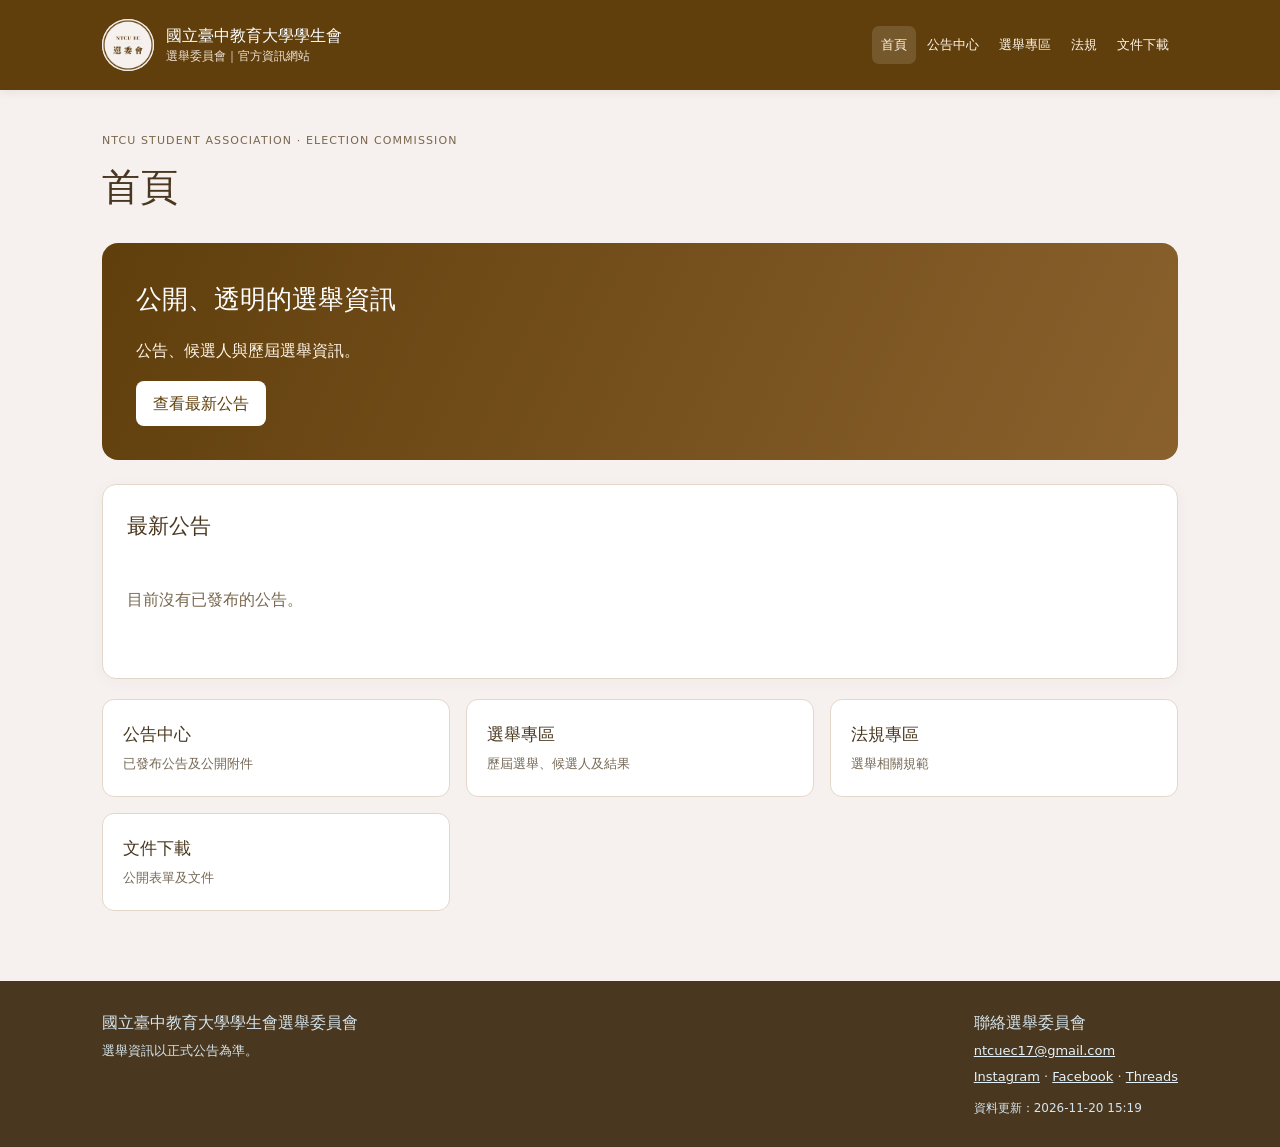
<file: index.html>
<!doctype html>
<html lang="zh-Hant">
<head>
  <meta charset="utf-8">
  <meta name="viewport" content="width=device-width, initial-scale=1">
  <meta name="description" content="國立臺中教育大學學生會選舉委員會（中教大選委會）官方網站，提供選舉公告、選舉資訊、歷屆選舉結果及學生自治法規查詢。">
  <title>首頁｜國立臺中教育大學學生會選舉委員會</title>
  <link rel="icon" type="image/png" href="assets/committee-emblem.png">
  <link rel="stylesheet" href="assets/style.css">
  <script src="assets/config.js" defer></script>
  <script src="assets/app.js" defer></script>
<link rel="canonical" href="https://ntcu-election.github.io/NTCU-Election/">
<script type="application/ld+json">
{
  "@context": "https://schema.org",
  "@type": "Organization",
  "name": "國立臺中教育大學學生會選舉委員會",
  "alternateName": [
    "中教大選委會",
    "臺中教育大學選委會"
  ],
  "url": "https://ntcu-election.github.io/NTCU-Election/"
}
</script>
</head>
<body data-page="index">
  <a class="skip-link" href="#content">跳至主要內容</a>
  <header class="site-header">
    <div class="wrap header-inner">
      <a class="brand" href="index.html"><img class="brand-emblem" src="assets/committee-emblem.png" alt="選舉委員會會徽" width="52" height="52"><span>國立臺中教育大學學生會<small>選舉委員會｜官方資訊網站</small></span></a>
      <button class="nav-toggle" id="nav-toggle" aria-expanded="false" aria-controls="site-nav" type="button">☰ 選單</button>
      <nav id="site-nav" class="site-nav" aria-label="主要導覽"><a href="index.html" aria-current="page">首頁</a><a href="announcements.html">公告中心</a><a href="elections.html">選舉專區</a><a href="regulations.html">法規</a><a href="documents.html">文件下載</a></nav>
    </div>
  </header>
  <main class="wrap main-content" id="content">
    <div class="page-heading"><p class="eyebrow">NTCU STUDENT ASSOCIATION · ELECTION COMMISSION</p><h1>首頁</h1><p id="page-intro" class="intro"></p></div>
    <div id="status" class="notice" role="status" aria-live="polite">正在載入公開資料…</div>
    <section id="app" aria-label="首頁"></section>
  </main>
  <footer class="site-footer"><div class="wrap footer-inner"><div><strong>國立臺中教育大學學生會選舉委員會</strong><p>選舉資訊以正式公告為準。</p></div><div class="footer-contact"><strong>聯絡選舉委員會</strong><p><a href="mailto:ntcuec17@gmail.com">ntcuec17@gmail.com</a></p><p><a href="https://www.instagram.com/ntcu_ec" target="_blank" rel="noopener noreferrer">Instagram</a> · <a href="https://www.facebook.com/profile.php?id=61593260152452" target="_blank" rel="noopener noreferrer">Facebook</a> · <a href="https://www.threads.com/@ntcu_ec" target="_blank" rel="noopener noreferrer">Threads</a></p><span id="last-updated"></span></div></div></footer>
</body>
</html>
</file>
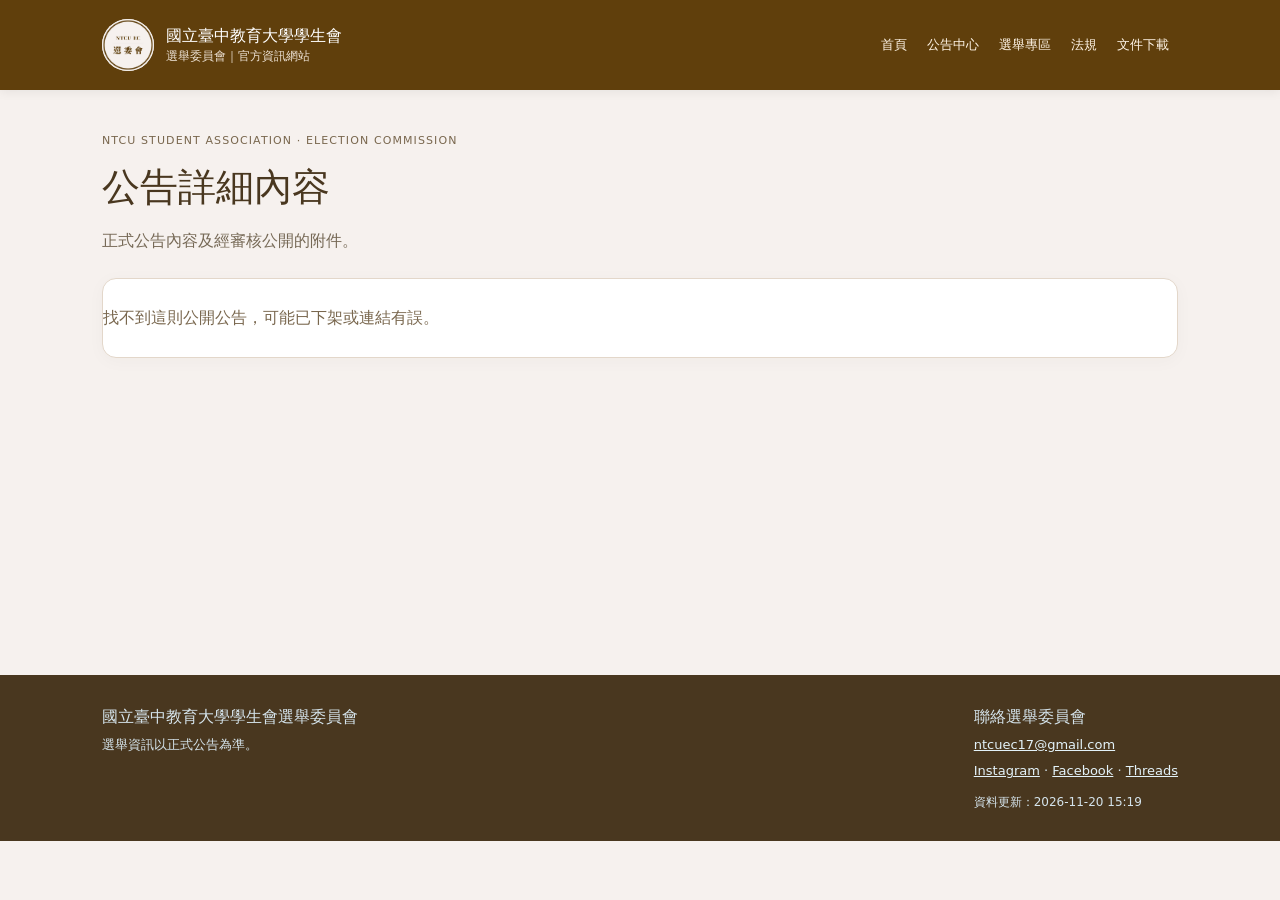
<file: announcement.html>
<!doctype html>
<html lang="zh-Hant">
<head>
  <meta charset="utf-8">
  <meta name="viewport" content="width=device-width, initial-scale=1">
  <meta name="description" content="國立臺中教育大學學生會選舉委員會（中教大選委會）公告詳細內容。">
  <title>公告詳細內容｜國立臺中教育大學學生會選舉委員會</title>
  <link rel="icon" type="image/png" href="assets/committee-emblem.png">
  <link rel="stylesheet" href="assets/style.css">
  <script src="assets/config.js" defer></script>
  <script src="assets/app.js" defer></script>
</head>
<body data-page="announcement">
  <a class="skip-link" href="#content">跳至主要內容</a>
  <header class="site-header">
    <div class="wrap header-inner">
      <a class="brand" href="index.html"><img class="brand-emblem" src="assets/committee-emblem.png" alt="選舉委員會會徽" width="52" height="52"><span>國立臺中教育大學學生會<small>選舉委員會｜官方資訊網站</small></span></a>
      <button class="nav-toggle" id="nav-toggle" aria-expanded="false" aria-controls="site-nav" type="button">☰ 選單</button>
      <nav id="site-nav" class="site-nav" aria-label="主要導覽"><a href="index.html">首頁</a><a href="announcements.html">公告中心</a><a href="elections.html">選舉專區</a><a href="regulations.html">法規</a><a href="documents.html">文件下載</a></nav>
    </div>
  </header>
  <main class="wrap main-content" id="content">
    <div class="page-heading"><p class="eyebrow">NTCU STUDENT ASSOCIATION · ELECTION COMMISSION</p><h1>公告詳細內容</h1><p id="page-intro" class="intro"></p></div>
    <div id="status" class="notice" role="status" aria-live="polite">正在載入公開資料…</div>
    <section id="app" aria-label="公告詳細內容"></section>
  </main>
  <footer class="site-footer"><div class="wrap footer-inner"><div><strong>國立臺中教育大學學生會選舉委員會</strong><p>選舉資訊以正式公告為準。</p></div><div class="footer-contact"><strong>聯絡選舉委員會</strong><p><a href="mailto:ntcuec17@gmail.com">ntcuec17@gmail.com</a></p><p><a href="https://www.instagram.com/ntcu_ec" target="_blank" rel="noopener noreferrer">Instagram</a> · <a href="https://www.facebook.com/profile.php?id=61593260152452" target="_blank" rel="noopener noreferrer">Facebook</a> · <a href="https://www.threads.com/@ntcu_ec" target="_blank" rel="noopener noreferrer">Threads</a></p><span id="last-updated"></span></div></div></footer>
</body>
</html>
</file>
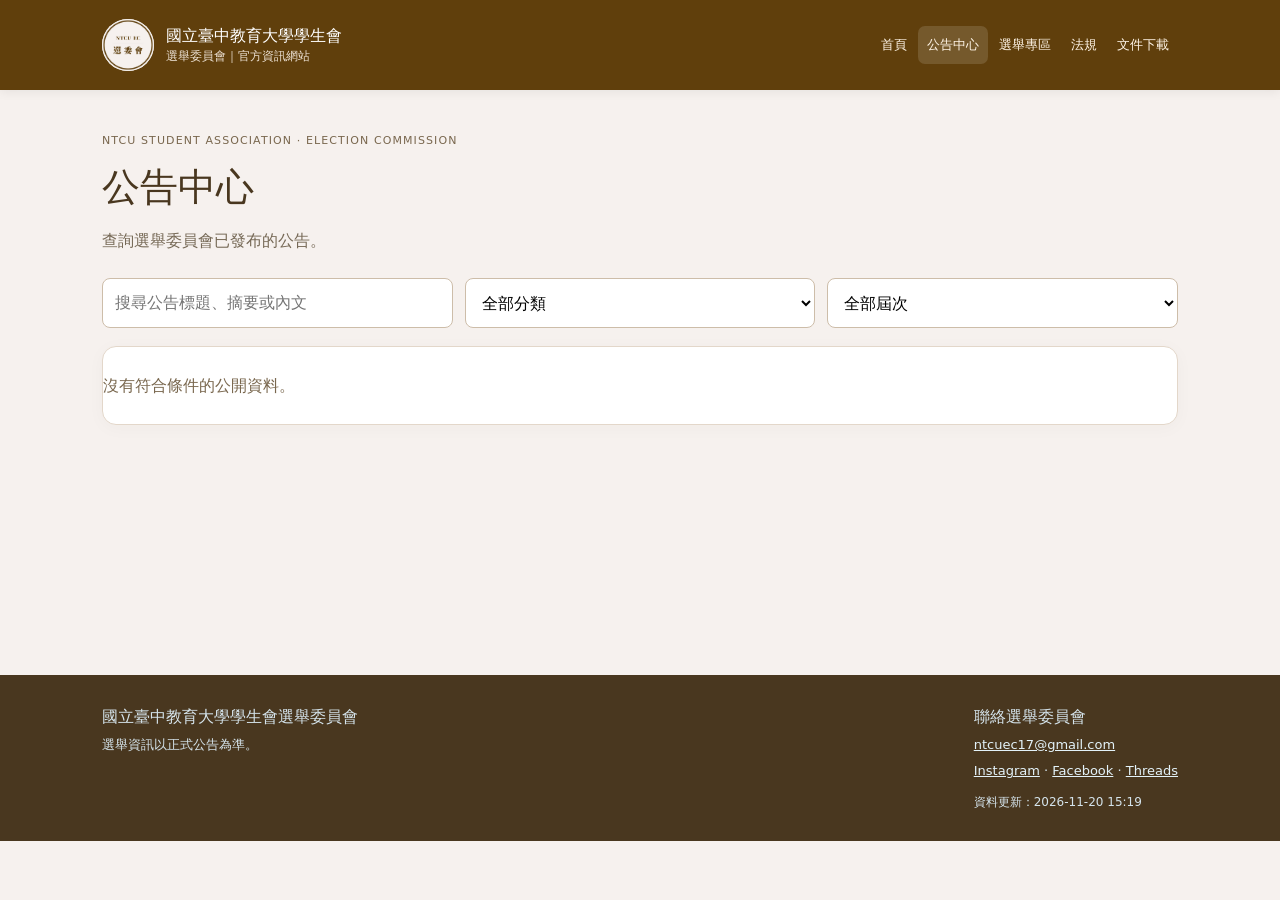
<file: announcements.html>
<!doctype html>
<html lang="zh-Hant">
<head>
  <meta charset="utf-8">
  <meta name="viewport" content="width=device-width, initial-scale=1">
  <meta name="description" content="中教大選委會公告中心，查詢國立臺中教育大學學生會選舉委員會發布的選舉公告及最新資訊。">
  <title>公告中心｜國立臺中教育大學學生會選舉委員會</title>
  <link rel="icon" type="image/png" href="assets/committee-emblem.png">
  <link rel="stylesheet" href="assets/style.css">
  <script src="assets/config.js" defer></script>
  <script src="assets/app.js" defer></script>
<link rel="canonical" href="https://ntcu-election.github.io/NTCU-Election/announcements.html">
</head>
<body data-page="announcements">
  <a class="skip-link" href="#content">跳至主要內容</a>
  <header class="site-header">
    <div class="wrap header-inner">
      <a class="brand" href="index.html"><img class="brand-emblem" src="assets/committee-emblem.png" alt="選舉委員會會徽" width="52" height="52"><span>國立臺中教育大學學生會<small>選舉委員會｜官方資訊網站</small></span></a>
      <button class="nav-toggle" id="nav-toggle" aria-expanded="false" aria-controls="site-nav" type="button">☰ 選單</button>
      <nav id="site-nav" class="site-nav" aria-label="主要導覽"><a href="index.html">首頁</a><a href="announcements.html" aria-current="page">公告中心</a><a href="elections.html">選舉專區</a><a href="regulations.html">法規</a><a href="documents.html">文件下載</a></nav>
    </div>
  </header>
  <main class="wrap main-content" id="content">
    <div class="page-heading"><p class="eyebrow">NTCU STUDENT ASSOCIATION · ELECTION COMMISSION</p><h1>公告中心</h1><p id="page-intro" class="intro"></p></div>
    <div id="status" class="notice" role="status" aria-live="polite">正在載入公開資料…</div>
    <section id="app" aria-label="公告中心"></section>
  </main>
  <footer class="site-footer"><div class="wrap footer-inner"><div><strong>國立臺中教育大學學生會選舉委員會</strong><p>選舉資訊以正式公告為準。</p></div><div class="footer-contact"><strong>聯絡選舉委員會</strong><p><a href="mailto:ntcuec17@gmail.com">ntcuec17@gmail.com</a></p><p><a href="https://www.instagram.com/ntcu_ec" target="_blank" rel="noopener noreferrer">Instagram</a> · <a href="https://www.facebook.com/profile.php?id=61593260152452" target="_blank" rel="noopener noreferrer">Facebook</a> · <a href="https://www.threads.com/@ntcu_ec" target="_blank" rel="noopener noreferrer">Threads</a></p><span id="last-updated"></span></div></div></footer>
</body>
</html>
</file>
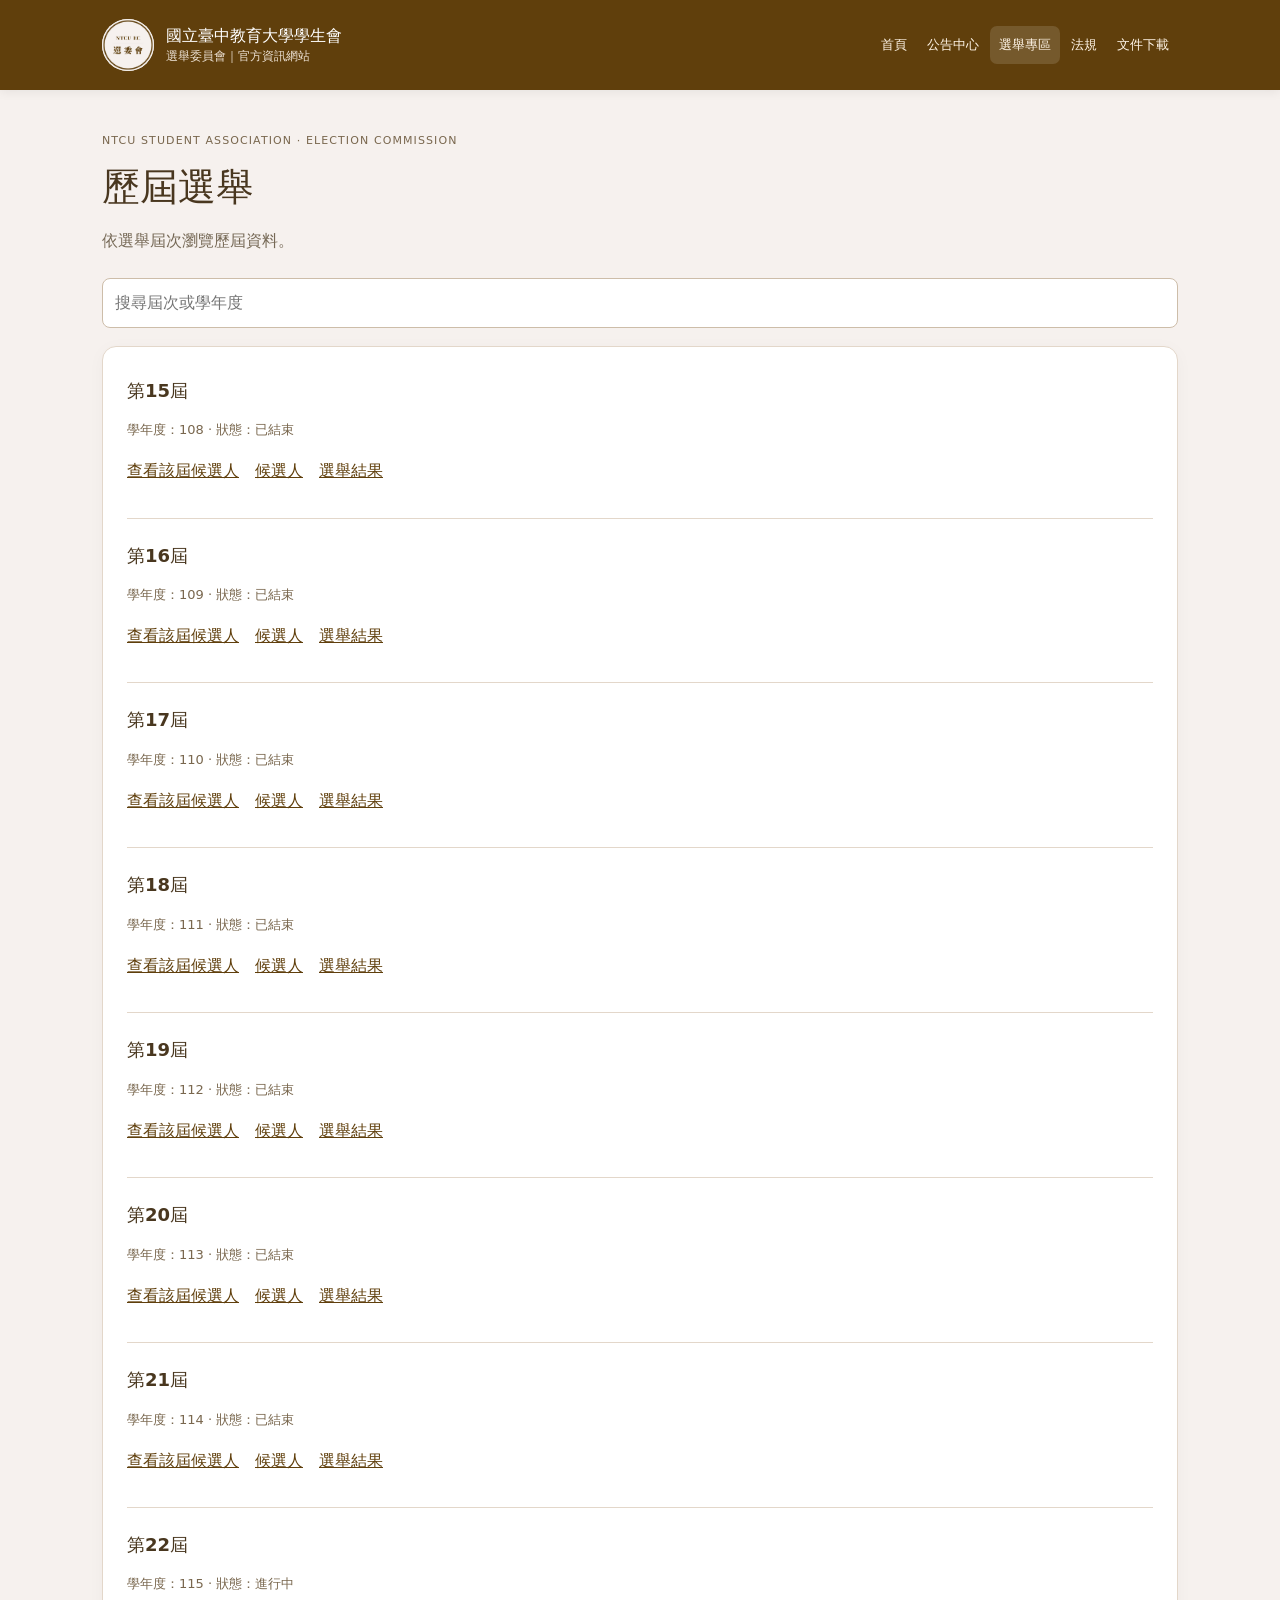
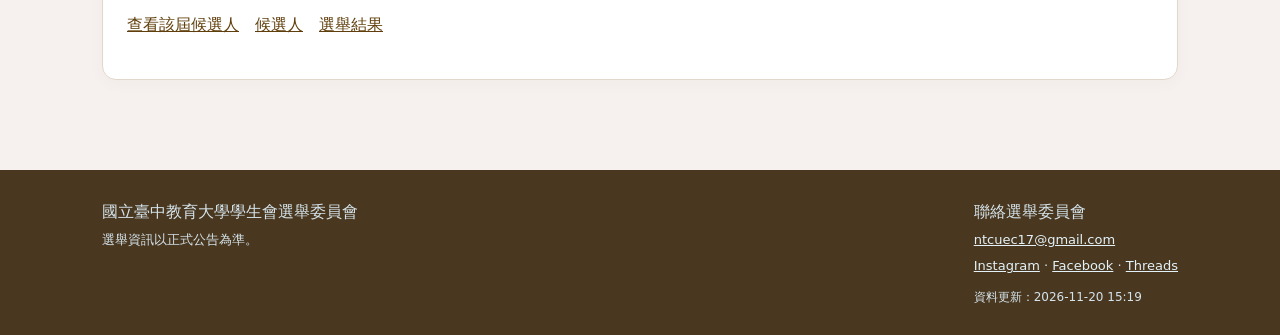
<file: archives.html>
<!doctype html>
<html lang="zh-Hant">
<head>
  <meta charset="utf-8">
  <meta name="viewport" content="width=device-width, initial-scale=1">
  <meta name="description" content="國立臺中教育大學學生會選舉委員會歷屆選舉資料查詢。">
  <title>歷屆選舉｜國立臺中教育大學學生會選舉委員會</title>
  <link rel="icon" type="image/png" href="assets/committee-emblem.png">
  <link rel="stylesheet" href="assets/style.css">
  <script src="assets/config.js" defer></script>
  <script src="assets/app.js" defer></script>
<link rel="canonical" href="https://ntcu-election.github.io/NTCU-Election/archives.html">
</head>
<body data-page="archives">
  <a class="skip-link" href="#content">跳至主要內容</a>
  <header class="site-header">
    <div class="wrap header-inner">
      <a class="brand" href="index.html"><img class="brand-emblem" src="assets/committee-emblem.png" alt="選舉委員會會徽" width="52" height="52"><span>國立臺中教育大學學生會<small>選舉委員會｜官方資訊網站</small></span></a>
      <button class="nav-toggle" id="nav-toggle" aria-expanded="false" aria-controls="site-nav" type="button">☰ 選單</button>
      <nav id="site-nav" class="site-nav" aria-label="主要導覽"><a href="index.html">首頁</a><a href="announcements.html">公告中心</a><a href="elections.html" aria-current="page">選舉專區</a><a href="regulations.html">法規</a><a href="documents.html">文件下載</a></nav>
    </div>
  </header>
  <main class="wrap main-content" id="content">
    <div class="page-heading"><p class="eyebrow">NTCU STUDENT ASSOCIATION · ELECTION COMMISSION</p><h1>歷屆選舉</h1><p id="page-intro" class="intro"></p></div>
    <div id="status" class="notice" role="status" aria-live="polite">正在載入公開資料…</div>
    <section id="app" aria-label="歷屆選舉"></section>
  </main>
  <footer class="site-footer"><div class="wrap footer-inner"><div><strong>國立臺中教育大學學生會選舉委員會</strong><p>選舉資訊以正式公告為準。</p></div><div class="footer-contact"><strong>聯絡選舉委員會</strong><p><a href="mailto:ntcuec17@gmail.com">ntcuec17@gmail.com</a></p><p><a href="https://www.instagram.com/ntcu_ec" target="_blank" rel="noopener noreferrer">Instagram</a> · <a href="https://www.facebook.com/profile.php?id=61593260152452" target="_blank" rel="noopener noreferrer">Facebook</a> · <a href="https://www.threads.com/@ntcu_ec" target="_blank" rel="noopener noreferrer">Threads</a></p><span id="last-updated"></span></div></div></footer>
</body>
</html>
</file>
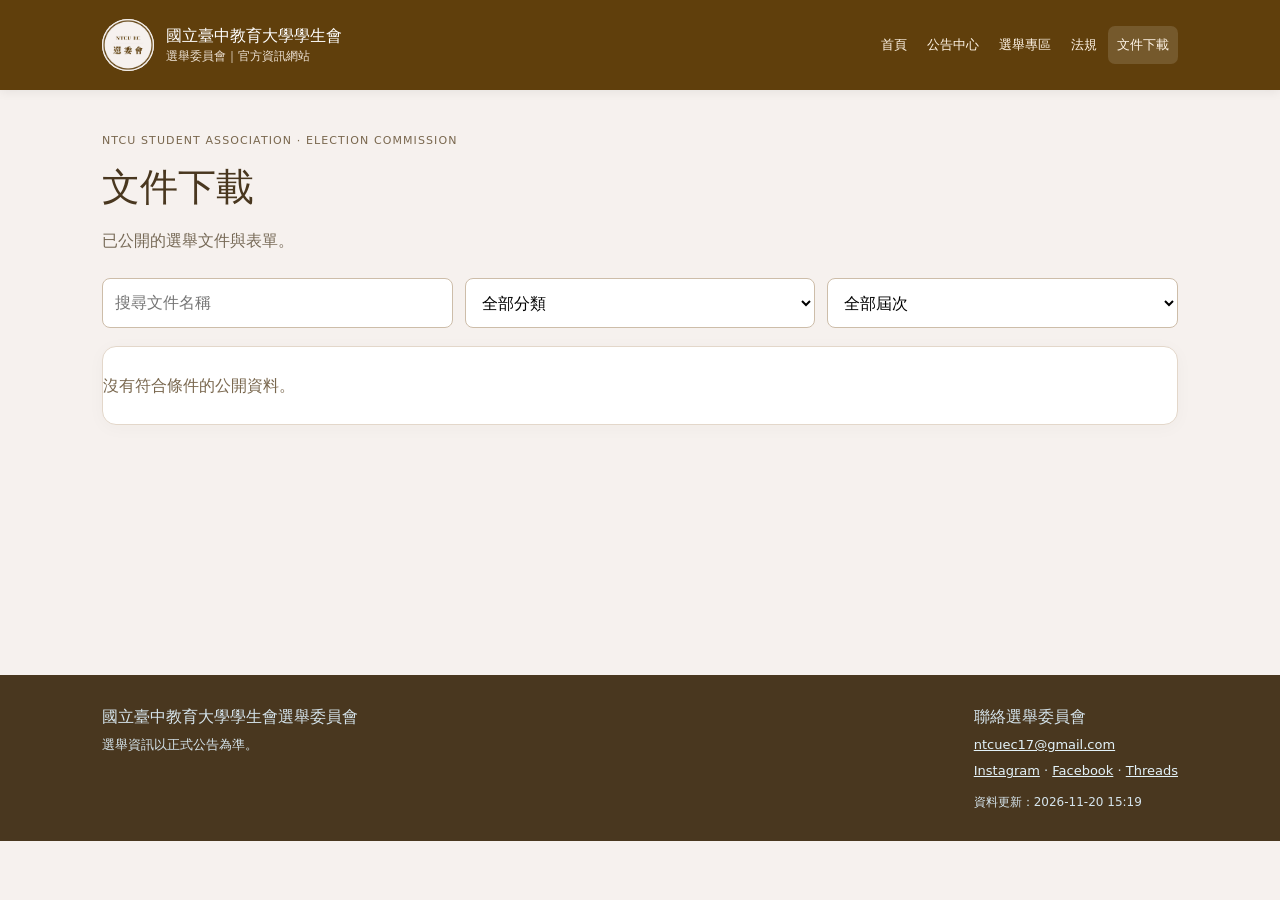
<file: documents.html>
<!doctype html>
<html lang="zh-Hant">
<head>
  <meta charset="utf-8">
  <meta name="viewport" content="width=device-width, initial-scale=1">
  <meta name="description" content="國立臺中教育大學學生會選舉委員會文件下載與選務資料查詢。">
  <title>文件下載｜國立臺中教育大學學生會選舉委員會</title>
  <link rel="icon" type="image/png" href="assets/committee-emblem.png">
  <link rel="stylesheet" href="assets/style.css">
  <script src="assets/config.js" defer></script>
  <script src="assets/app.js" defer></script>
<link rel="canonical" href="https://ntcu-election.github.io/NTCU-Election/documents.html">
</head>
<body data-page="documents">
  <a class="skip-link" href="#content">跳至主要內容</a>
  <header class="site-header">
    <div class="wrap header-inner">
      <a class="brand" href="index.html"><img class="brand-emblem" src="assets/committee-emblem.png" alt="選舉委員會會徽" width="52" height="52"><span>國立臺中教育大學學生會<small>選舉委員會｜官方資訊網站</small></span></a>
      <button class="nav-toggle" id="nav-toggle" aria-expanded="false" aria-controls="site-nav" type="button">☰ 選單</button>
      <nav id="site-nav" class="site-nav" aria-label="主要導覽"><a href="index.html">首頁</a><a href="announcements.html">公告中心</a><a href="elections.html">選舉專區</a><a href="regulations.html">法規</a><a href="documents.html" aria-current="page">文件下載</a></nav>
    </div>
  </header>
  <main class="wrap main-content" id="content">
    <div class="page-heading"><p class="eyebrow">NTCU STUDENT ASSOCIATION · ELECTION COMMISSION</p><h1>文件下載</h1><p id="page-intro" class="intro"></p></div>
    <div id="status" class="notice" role="status" aria-live="polite">正在載入公開資料…</div>
    <section id="app" aria-label="文件下載"></section>
  </main>
  <footer class="site-footer"><div class="wrap footer-inner"><div><strong>國立臺中教育大學學生會選舉委員會</strong><p>選舉資訊以正式公告為準。</p></div><div class="footer-contact"><strong>聯絡選舉委員會</strong><p><a href="mailto:ntcuec17@gmail.com">ntcuec17@gmail.com</a></p><p><a href="https://www.instagram.com/ntcu_ec" target="_blank" rel="noopener noreferrer">Instagram</a> · <a href="https://www.facebook.com/profile.php?id=61593260152452" target="_blank" rel="noopener noreferrer">Facebook</a> · <a href="https://www.threads.com/@ntcu_ec" target="_blank" rel="noopener noreferrer">Threads</a></p><span id="last-updated"></span></div></div></footer>
</body>
</html>
</file>
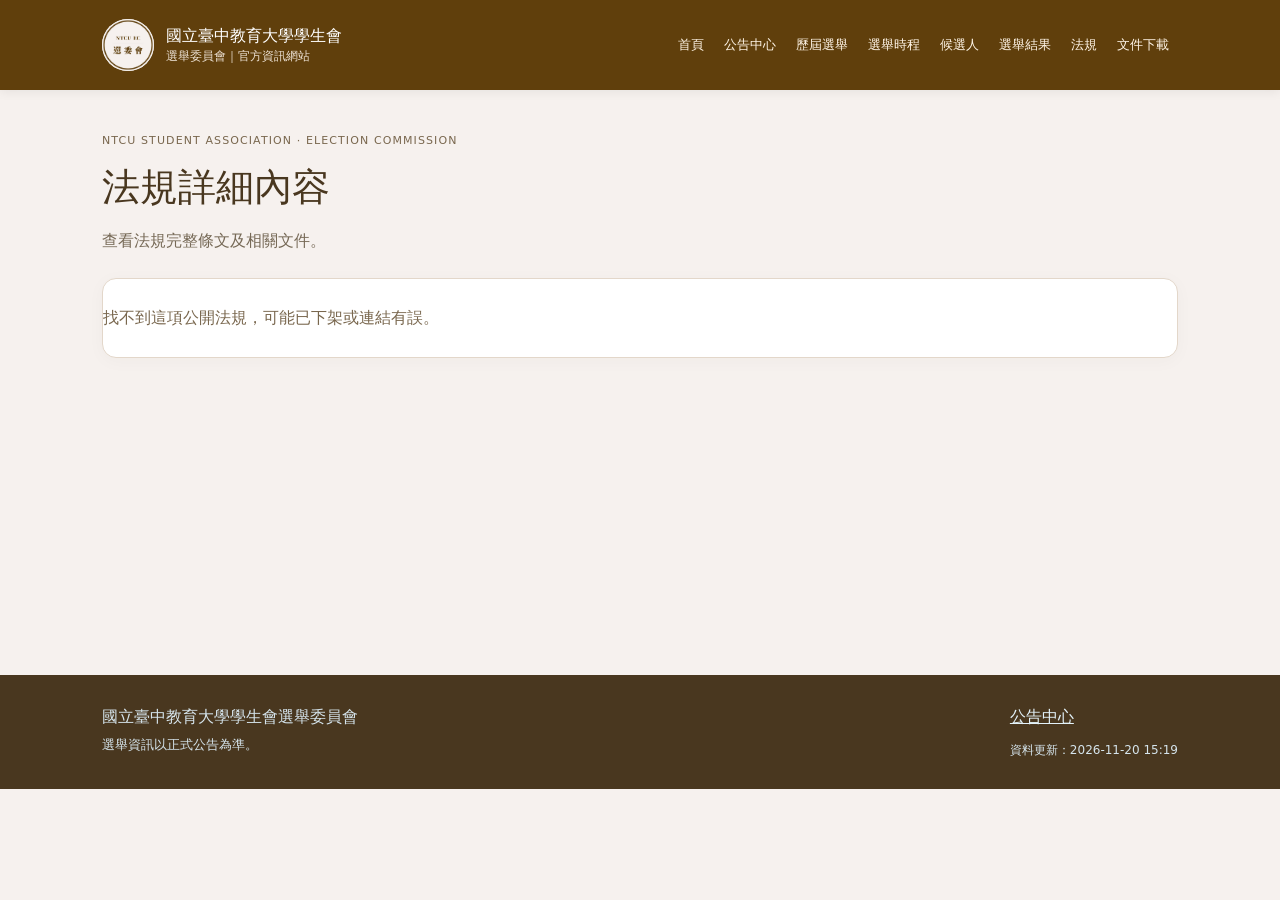
<file: regulation.html>
<!doctype html>
<html lang="zh-Hant">
<head>
  <meta charset="utf-8">
  <meta name="viewport" content="width=device-width, initial-scale=1">
  <meta name="description" content="國立臺中教育大學學生自治法規詳細內容，提供法規條文與相關資訊查詢。">
  <title>法規詳細內容｜國立臺中教育大學學生會選舉委員會</title>
  <link rel="icon" type="image/png" href="assets/committee-emblem.png">
  <link rel="stylesheet" href="assets/style.css">
  <script src="assets/config.js" defer></script>
  <script src="assets/app.js" defer></script>
</head>
<body data-page="regulation">
  <a class="skip-link" href="#content">跳至主要內容</a>
  <header class="site-header">
    <div class="wrap header-inner">
      <a class="brand" href="index.html"><img class="brand-emblem" src="assets/committee-emblem.png" alt="選舉委員會會徽" width="52" height="52"><span>國立臺中教育大學學生會<small>選舉委員會｜官方資訊網站</small></span></a>
      <button class="nav-toggle" id="nav-toggle" aria-expanded="false" aria-controls="site-nav" type="button">☰ 選單</button>
      <nav id="site-nav" class="site-nav" aria-label="主要導覽"><a href="index.html">首頁</a>
<a href="announcements.html">公告中心</a>
<a href="archives.html">歷屆選舉</a>
<a href="schedule.html">選舉時程</a>
<a href="candidates.html">候選人</a>
<a href="results.html">選舉結果</a>
<a href="regulations.html">法規</a>
<a href="documents.html">文件下載</a></nav>
    </div>
  </header>
  <main class="wrap main-content" id="content">
    <div class="page-heading"><p class="eyebrow">NTCU STUDENT ASSOCIATION · ELECTION COMMISSION</p><h1>法規詳細內容</h1><p id="page-intro" class="intro"></p></div>
    <div id="status" class="notice" role="status" aria-live="polite">正在載入公開資料…</div>
    <section id="app" aria-label="法規詳細內容"></section>
  </main>
  <footer class="site-footer"><div class="wrap footer-inner"><div><strong>國立臺中教育大學學生會選舉委員會</strong><p>選舉資訊以正式公告為準。</p></div><div><a href="announcements.html">公告中心</a><span id="last-updated"></span></div></div></footer>
</body>
</html>
</file>
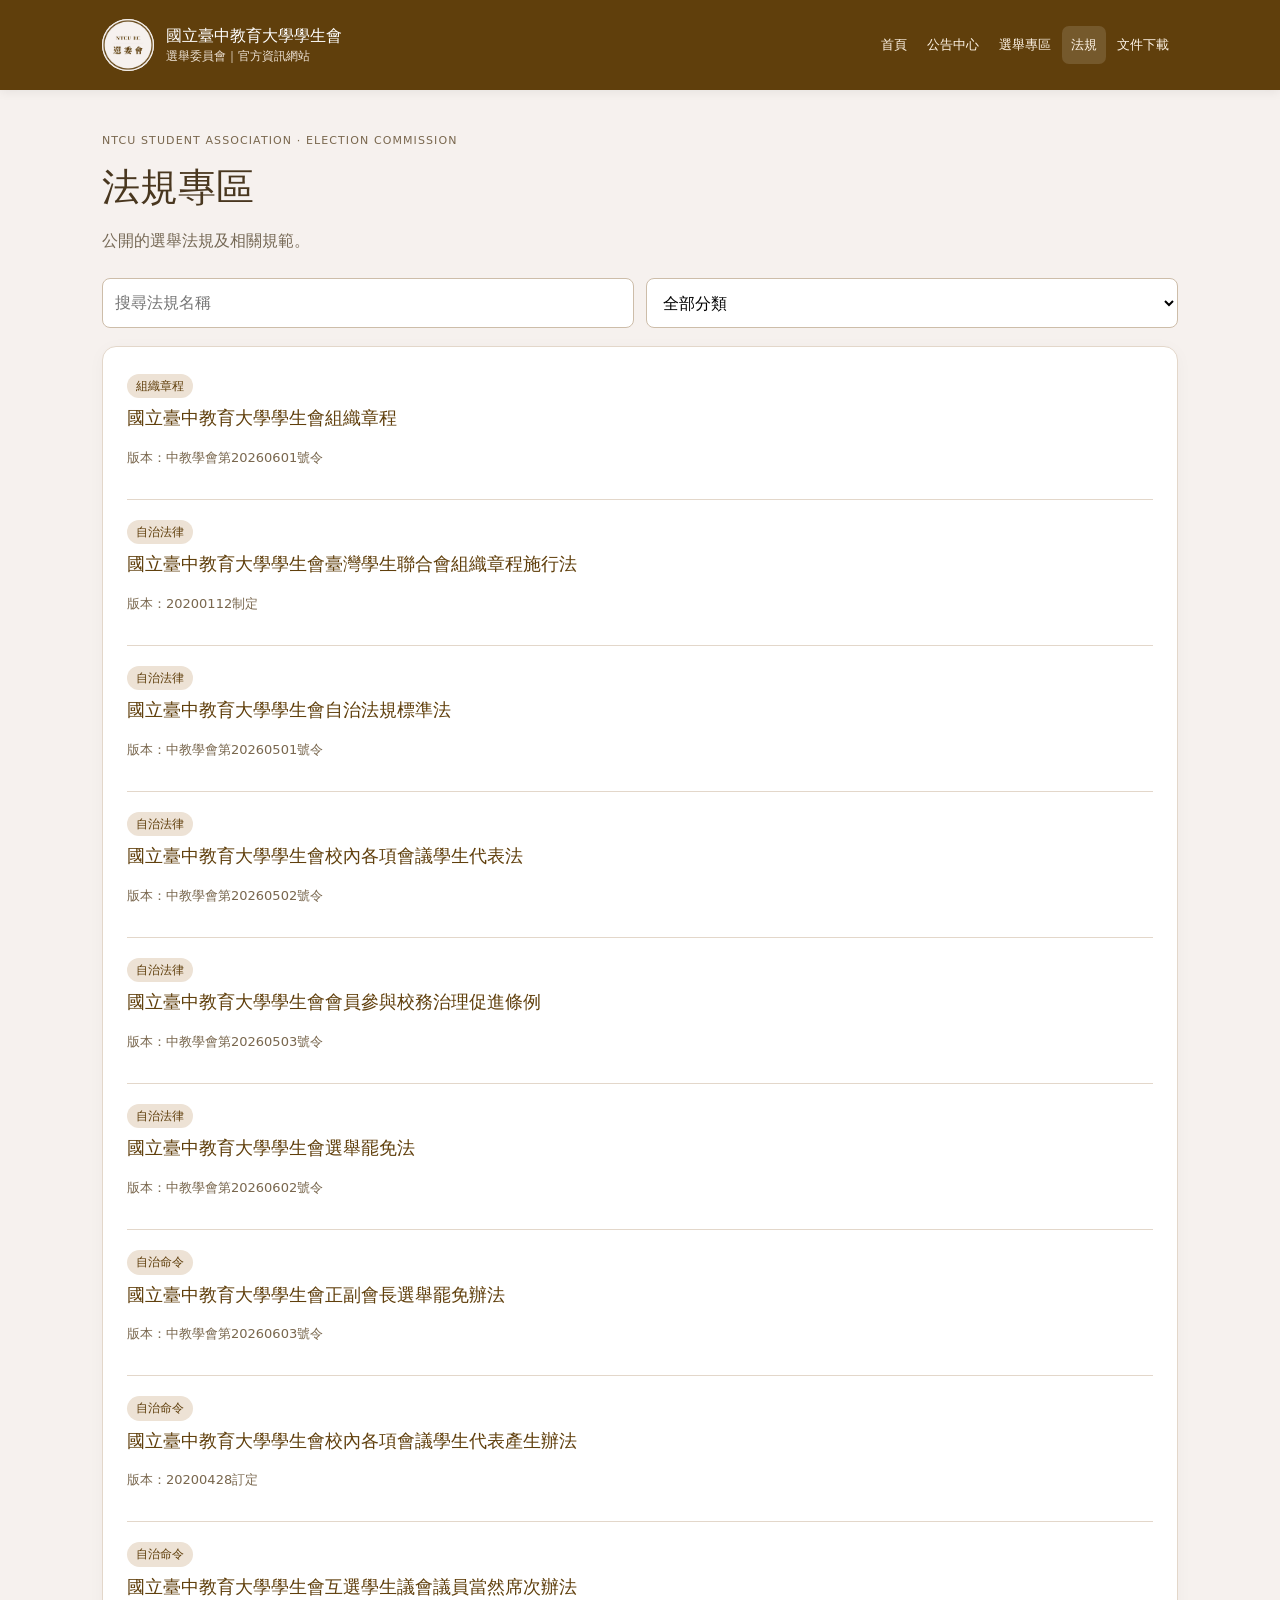
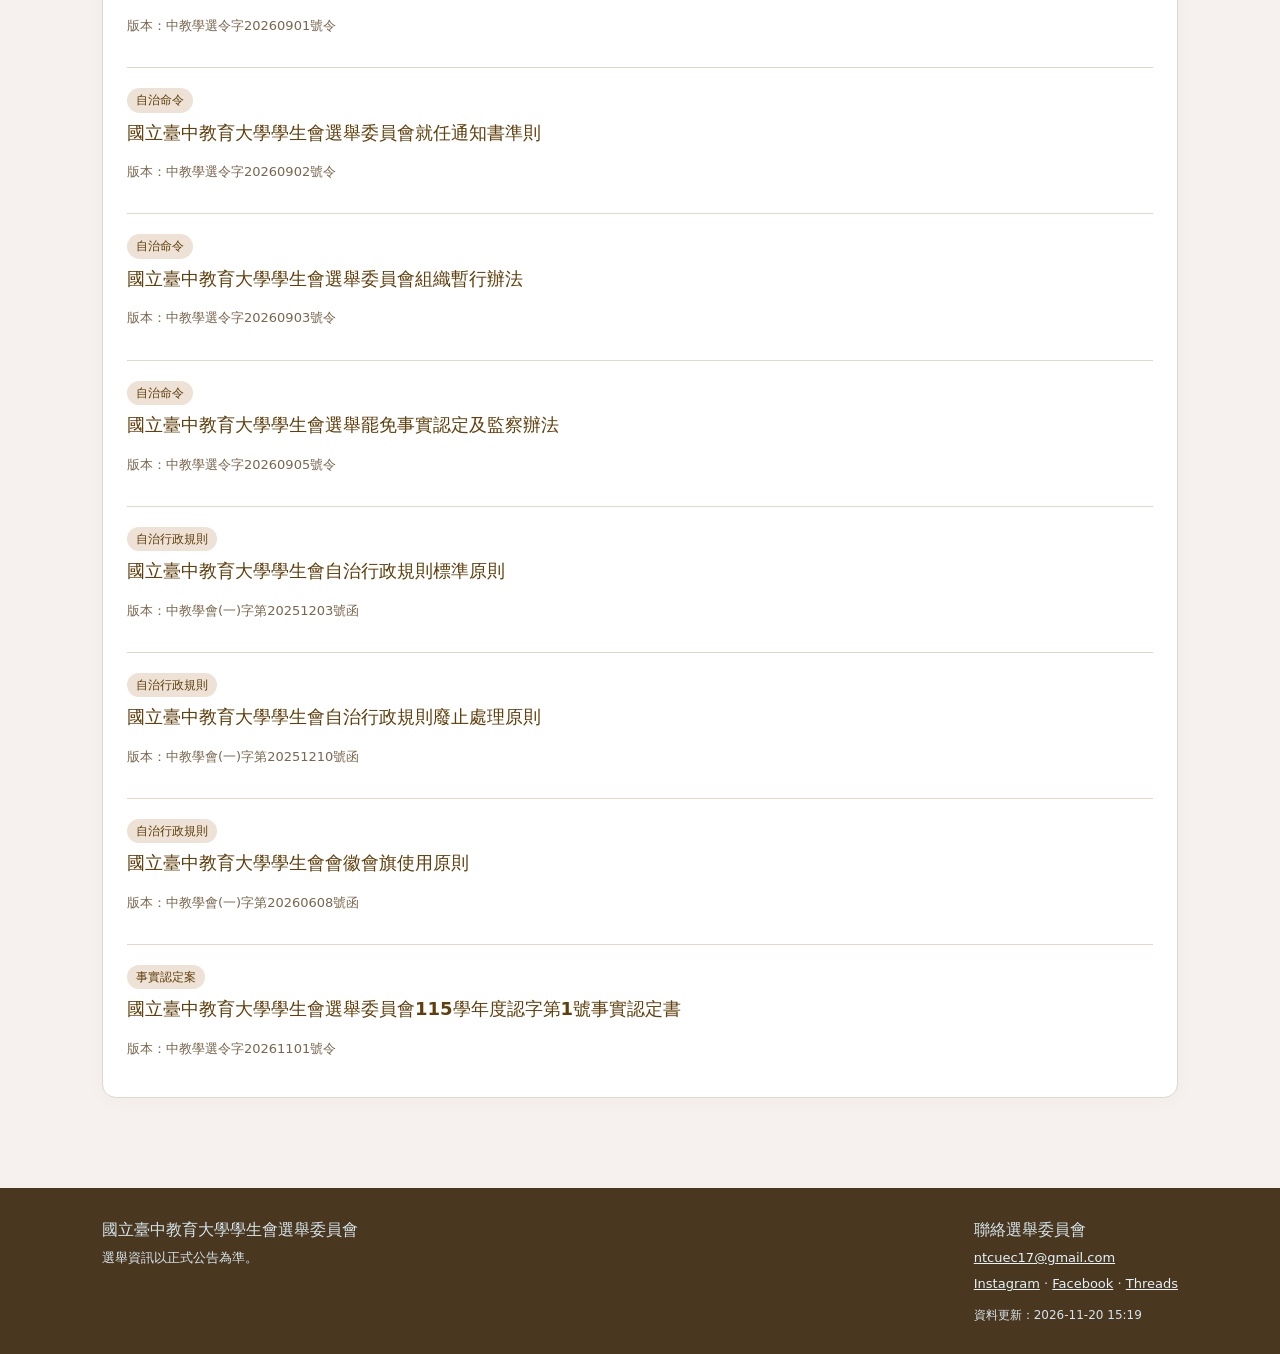
<file: regulations.html>
<!doctype html>
<html lang="zh-Hant">
<head>
  <meta charset="utf-8">
  <meta name="viewport" content="width=device-width, initial-scale=1">
  <meta name="description" content="中教大選委會法規專區，查詢國立臺中教育大學學生自治法規與選舉相關規範。">
  <title>法規專區｜國立臺中教育大學學生會選舉委員會</title>
  <link rel="icon" type="image/png" href="assets/committee-emblem.png">
  <link rel="stylesheet" href="assets/style.css">
  <script src="assets/config.js" defer></script>
  <script src="assets/app.js" defer></script>
<link rel="canonical" href="https://ntcu-election.github.io/NTCU-Election/regulations.html">
</head>
<body data-page="regulations">
  <a class="skip-link" href="#content">跳至主要內容</a>
  <header class="site-header">
    <div class="wrap header-inner">
      <a class="brand" href="index.html"><img class="brand-emblem" src="assets/committee-emblem.png" alt="選舉委員會會徽" width="52" height="52"><span>國立臺中教育大學學生會<small>選舉委員會｜官方資訊網站</small></span></a>
      <button class="nav-toggle" id="nav-toggle" aria-expanded="false" aria-controls="site-nav" type="button">☰ 選單</button>
      <nav id="site-nav" class="site-nav" aria-label="主要導覽"><a href="index.html">首頁</a><a href="announcements.html">公告中心</a><a href="elections.html">選舉專區</a><a href="regulations.html" aria-current="page">法規</a><a href="documents.html">文件下載</a></nav>
    </div>
  </header>
  <main class="wrap main-content" id="content">
    <div class="page-heading"><p class="eyebrow">NTCU STUDENT ASSOCIATION · ELECTION COMMISSION</p><h1>法規專區</h1><p id="page-intro" class="intro"></p></div>
    <div id="status" class="notice" role="status" aria-live="polite">正在載入公開資料…</div>
    <section id="app" aria-label="法規專區"></section>
  </main>
  <footer class="site-footer"><div class="wrap footer-inner"><div><strong>國立臺中教育大學學生會選舉委員會</strong><p>選舉資訊以正式公告為準。</p></div><div class="footer-contact"><strong>聯絡選舉委員會</strong><p><a href="mailto:ntcuec17@gmail.com">ntcuec17@gmail.com</a></p><p><a href="https://www.instagram.com/ntcu_ec" target="_blank" rel="noopener noreferrer">Instagram</a> · <a href="https://www.facebook.com/profile.php?id=61593260152452" target="_blank" rel="noopener noreferrer">Facebook</a> · <a href="https://www.threads.com/@ntcu_ec" target="_blank" rel="noopener noreferrer">Threads</a></p><span id="last-updated"></span></div></div></footer>
</body>
</html>
</file>
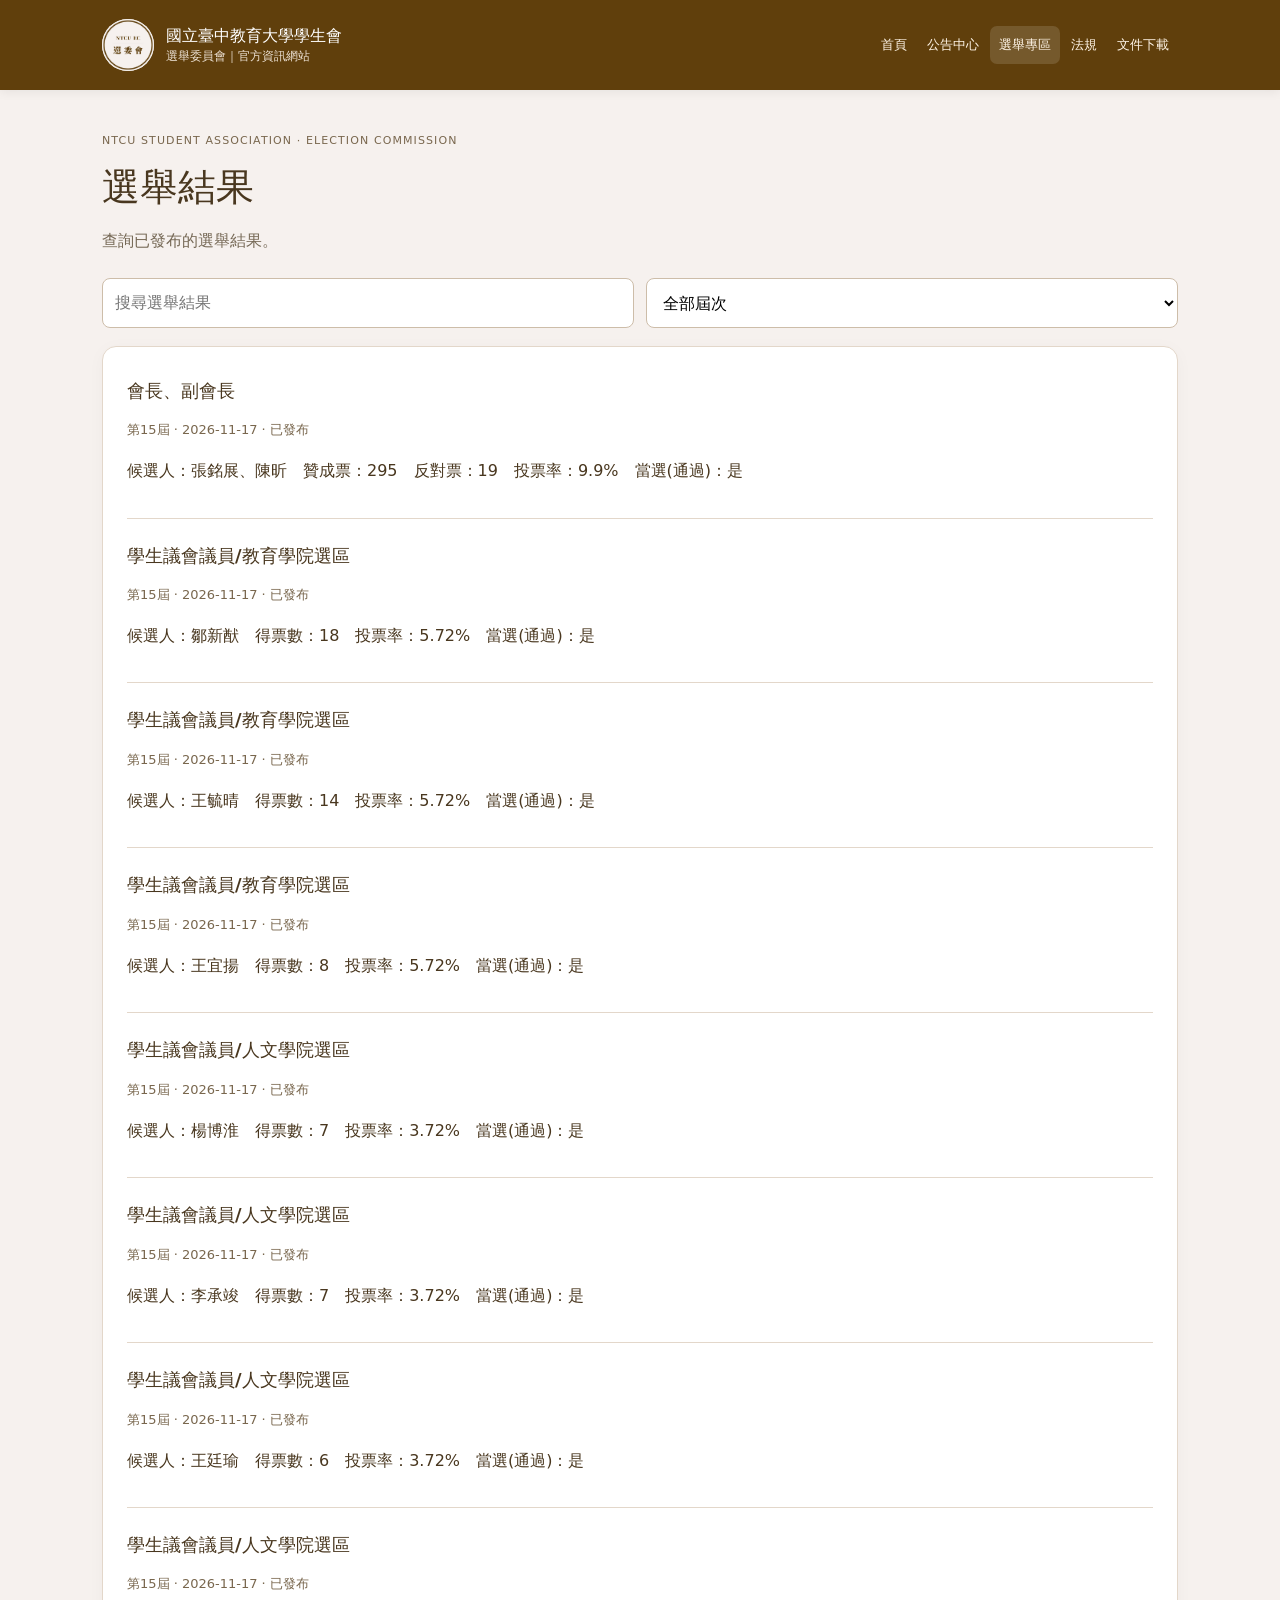
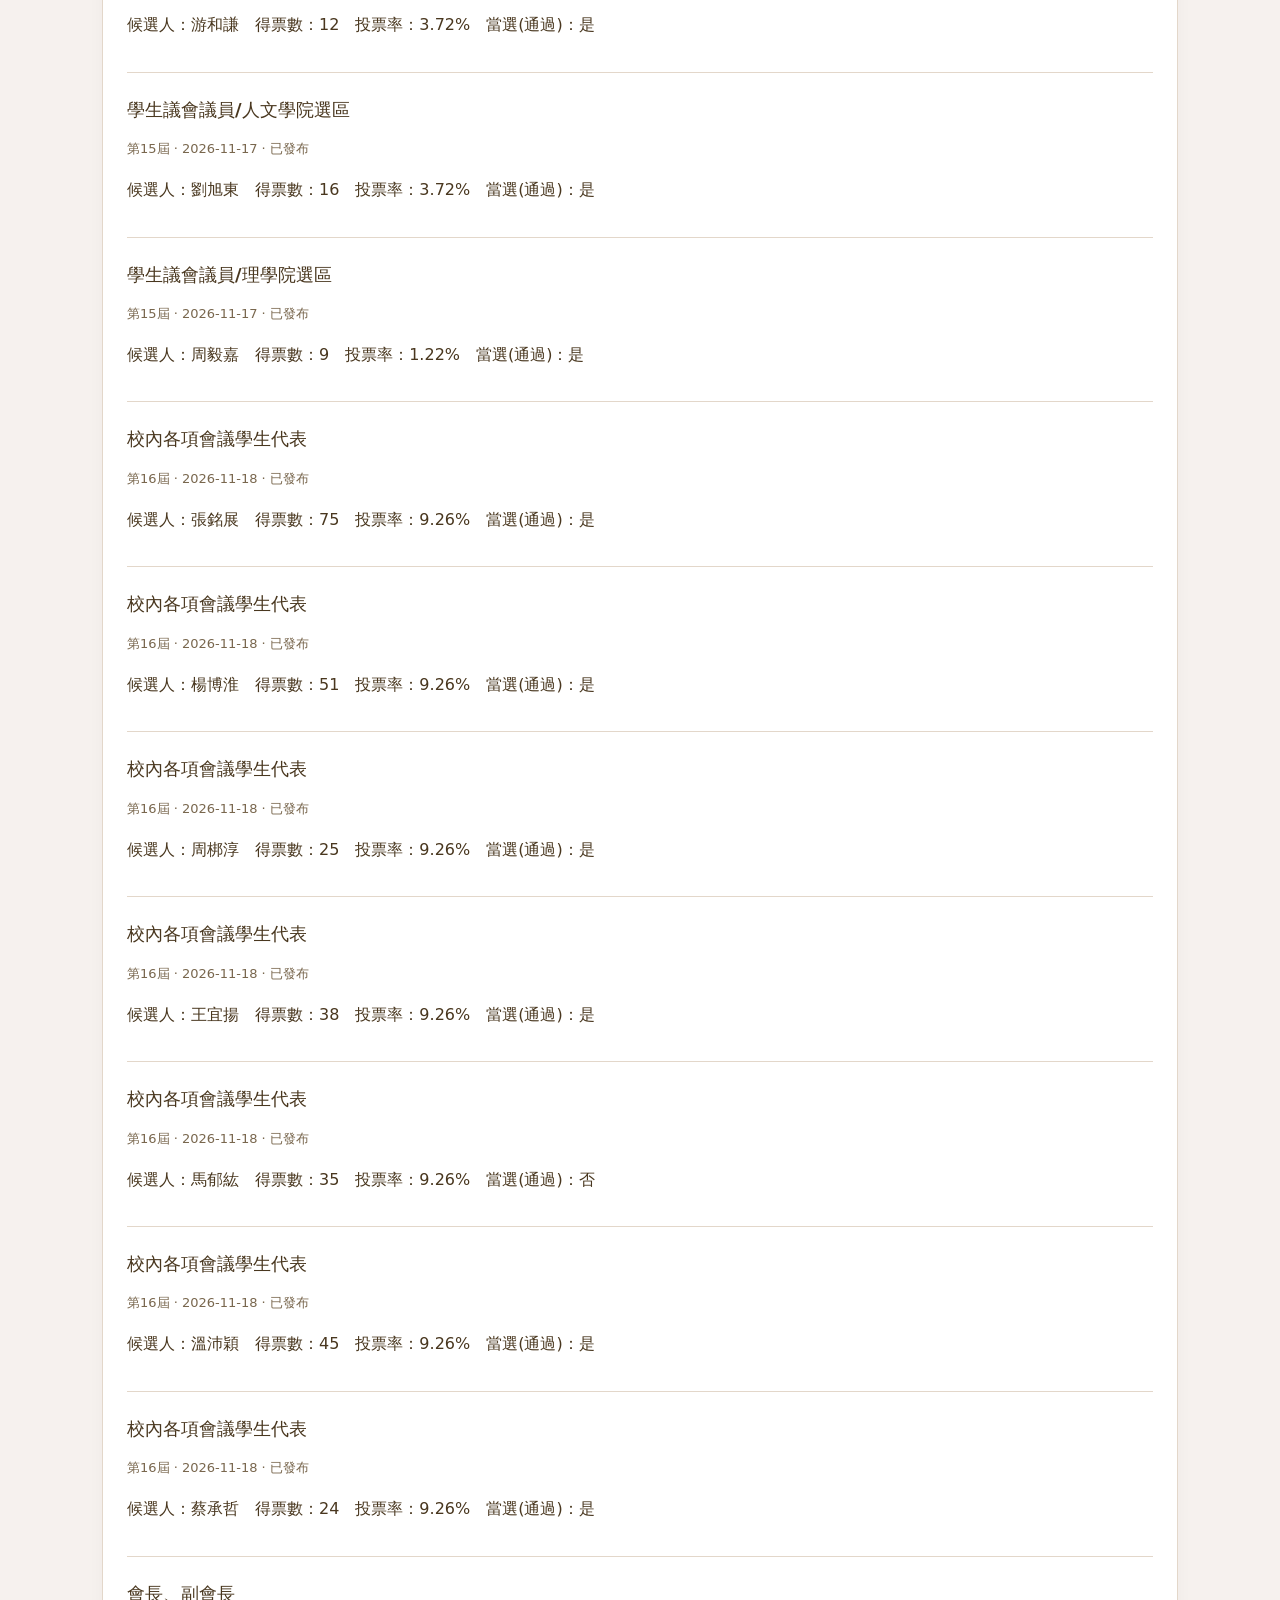
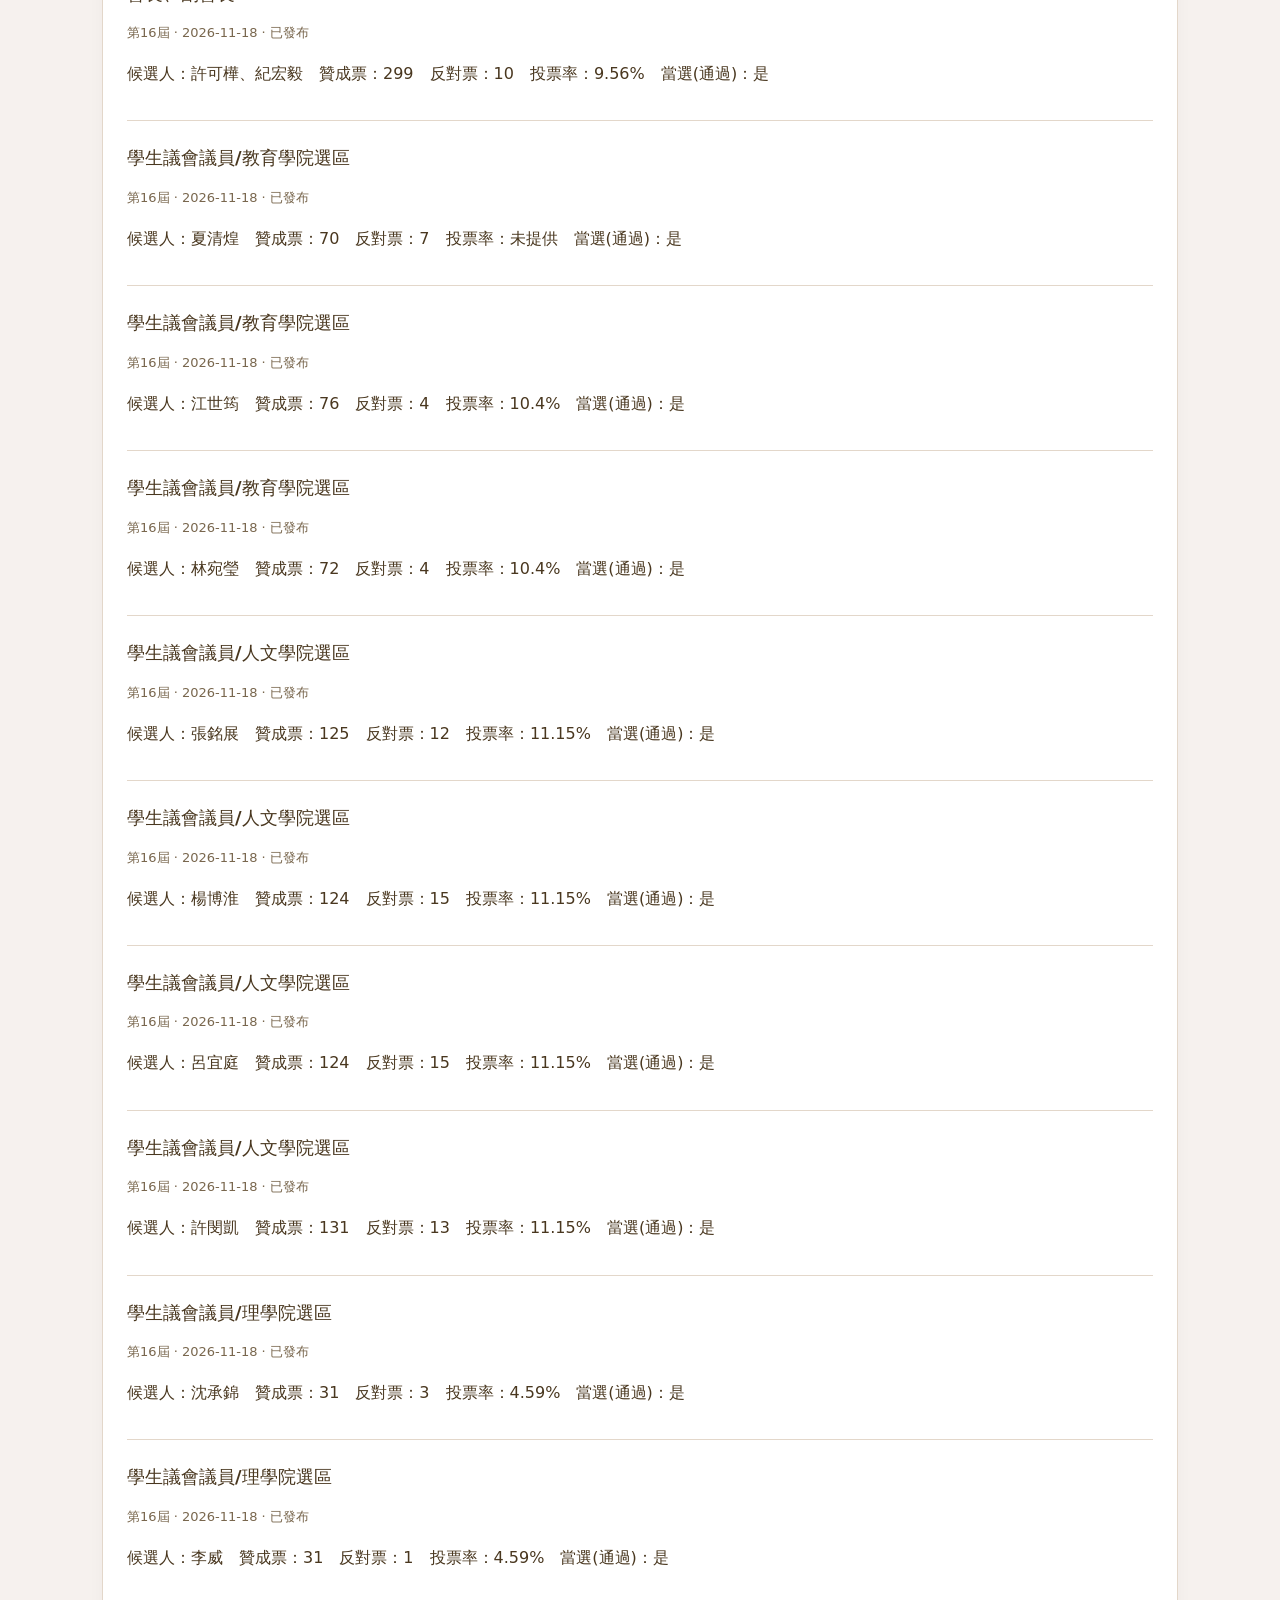
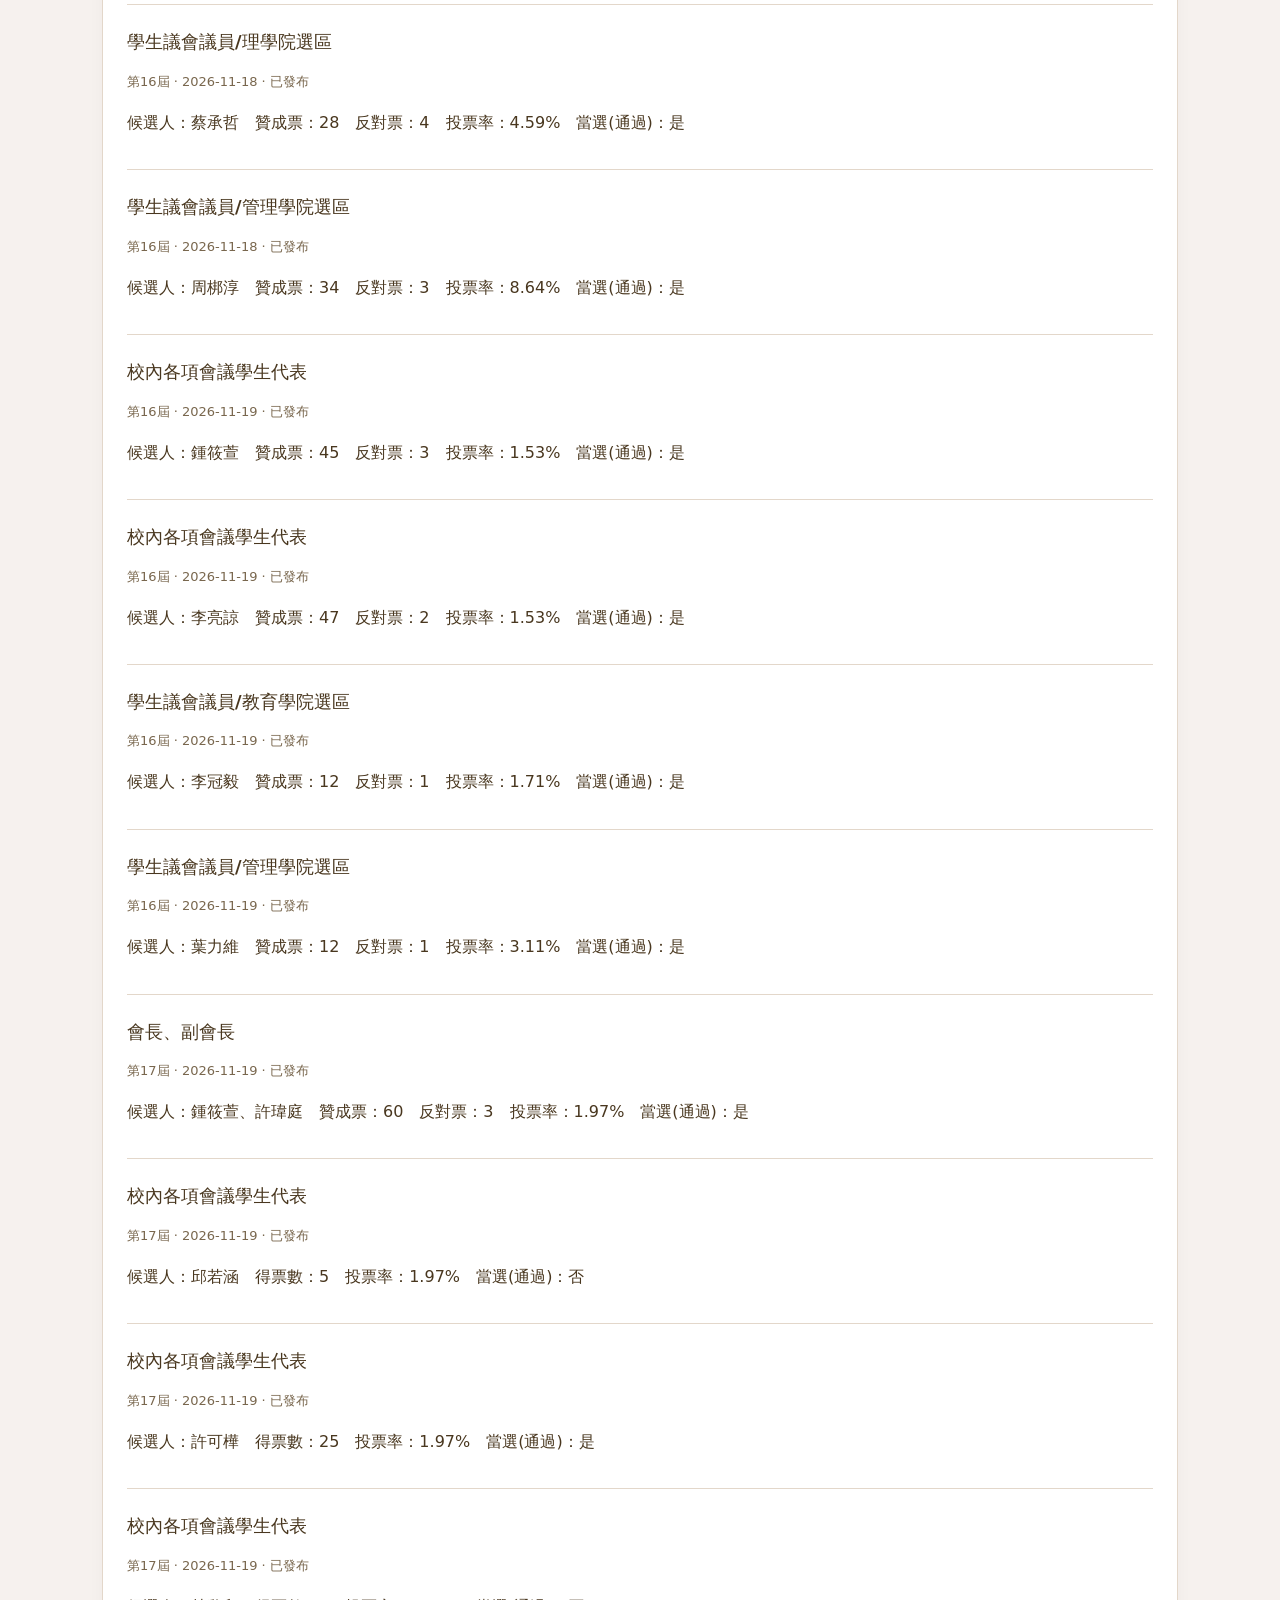
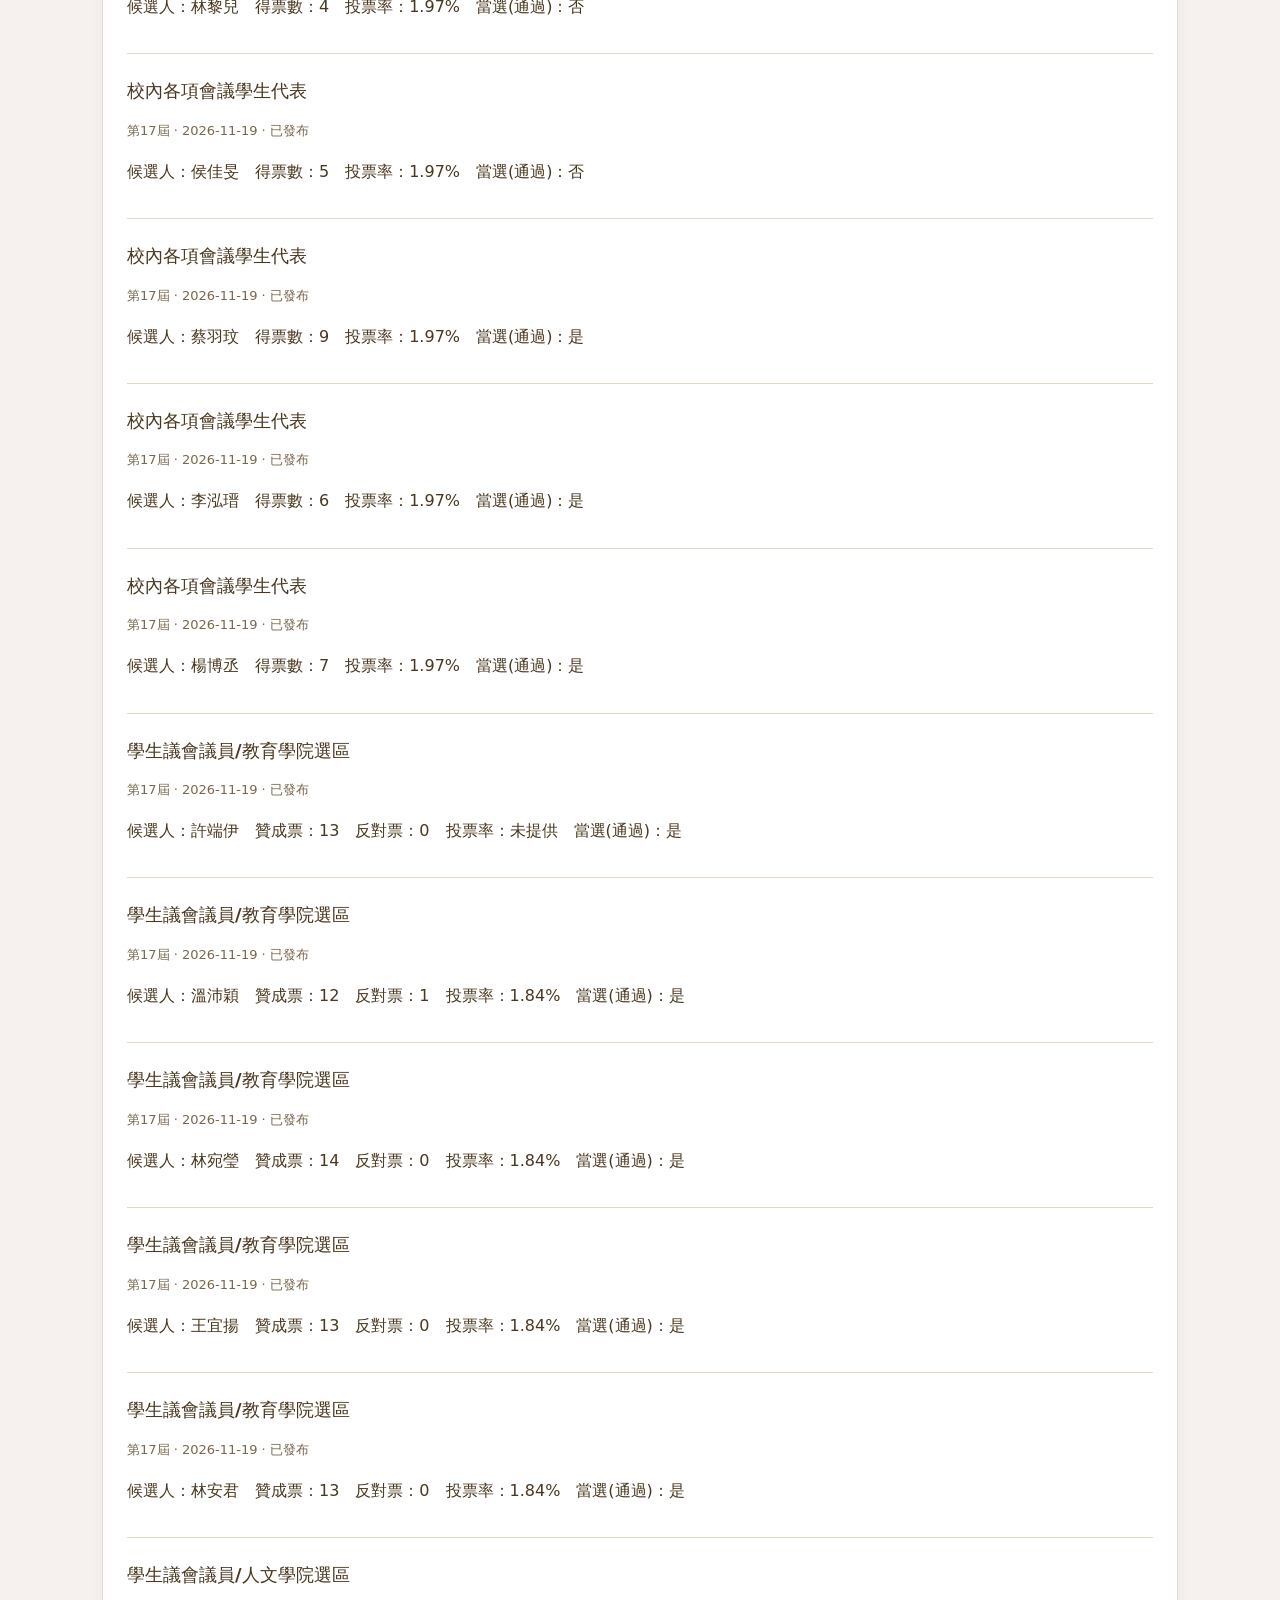
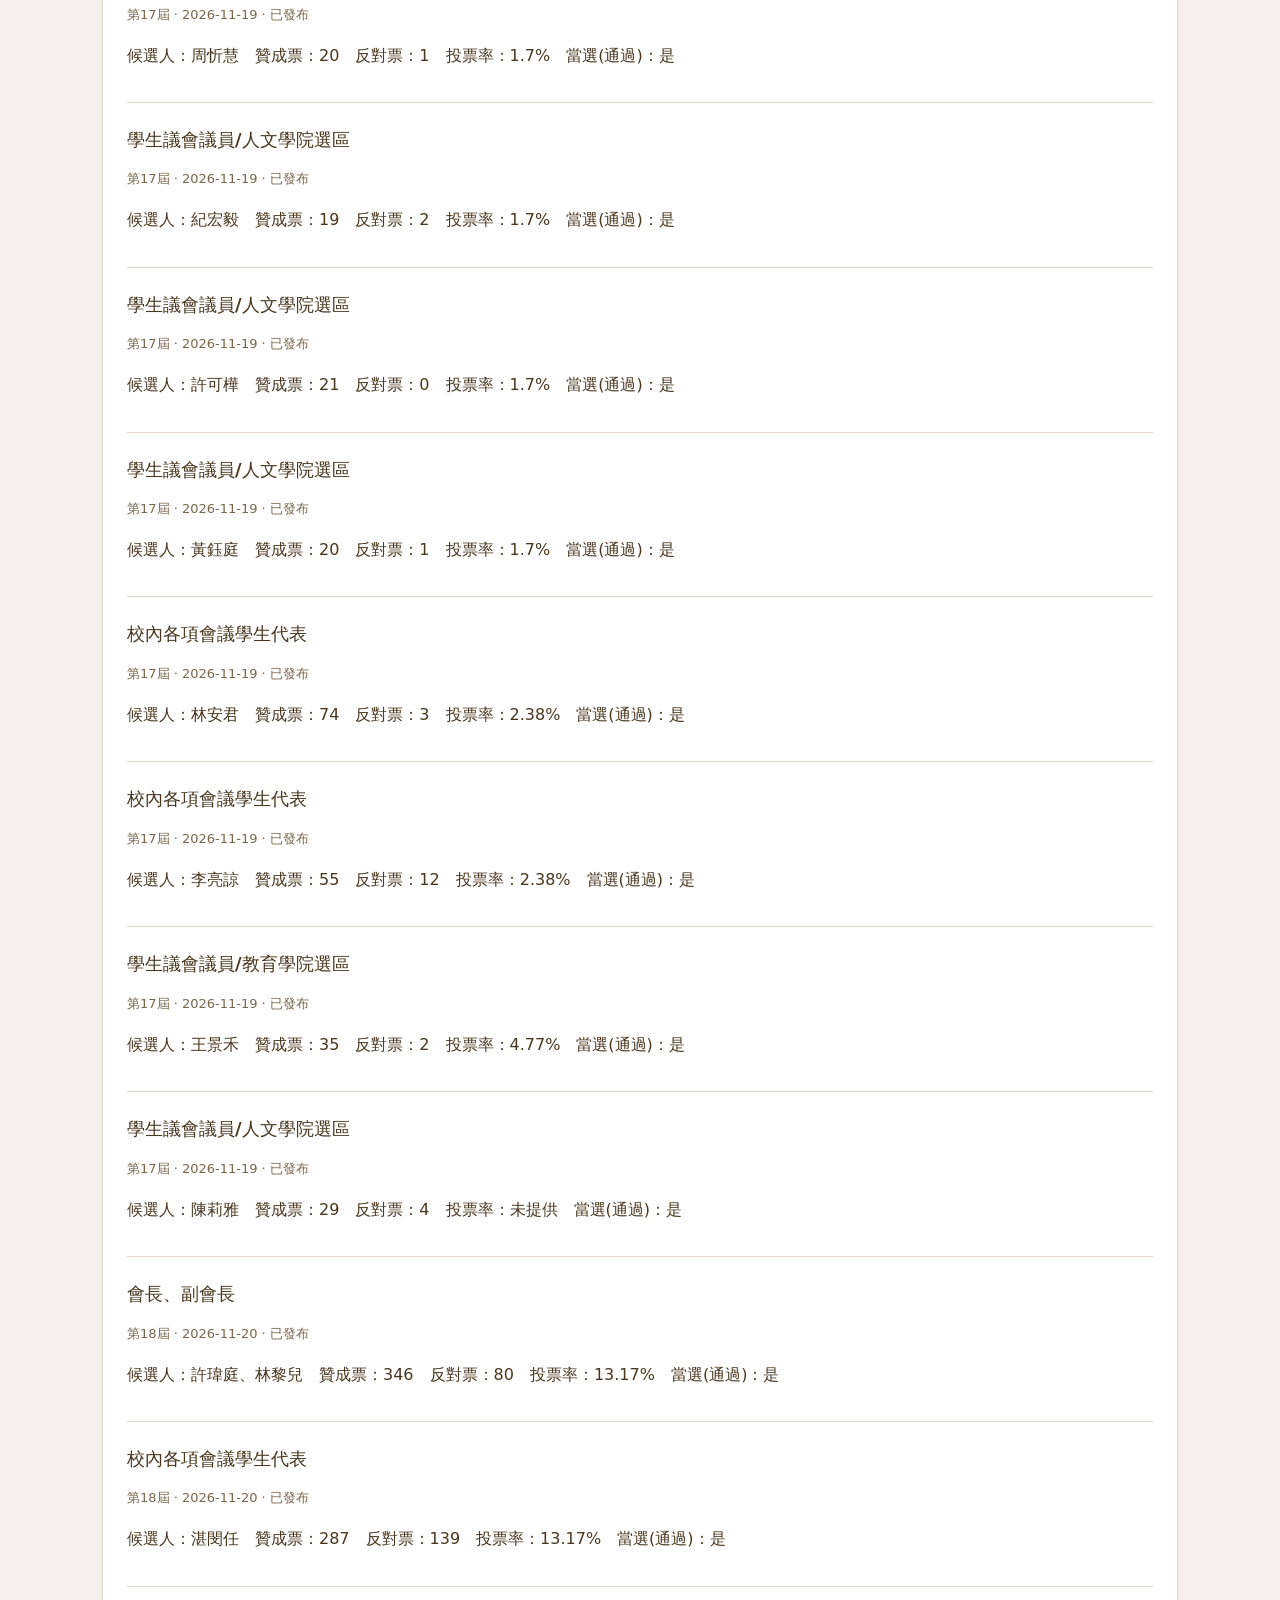
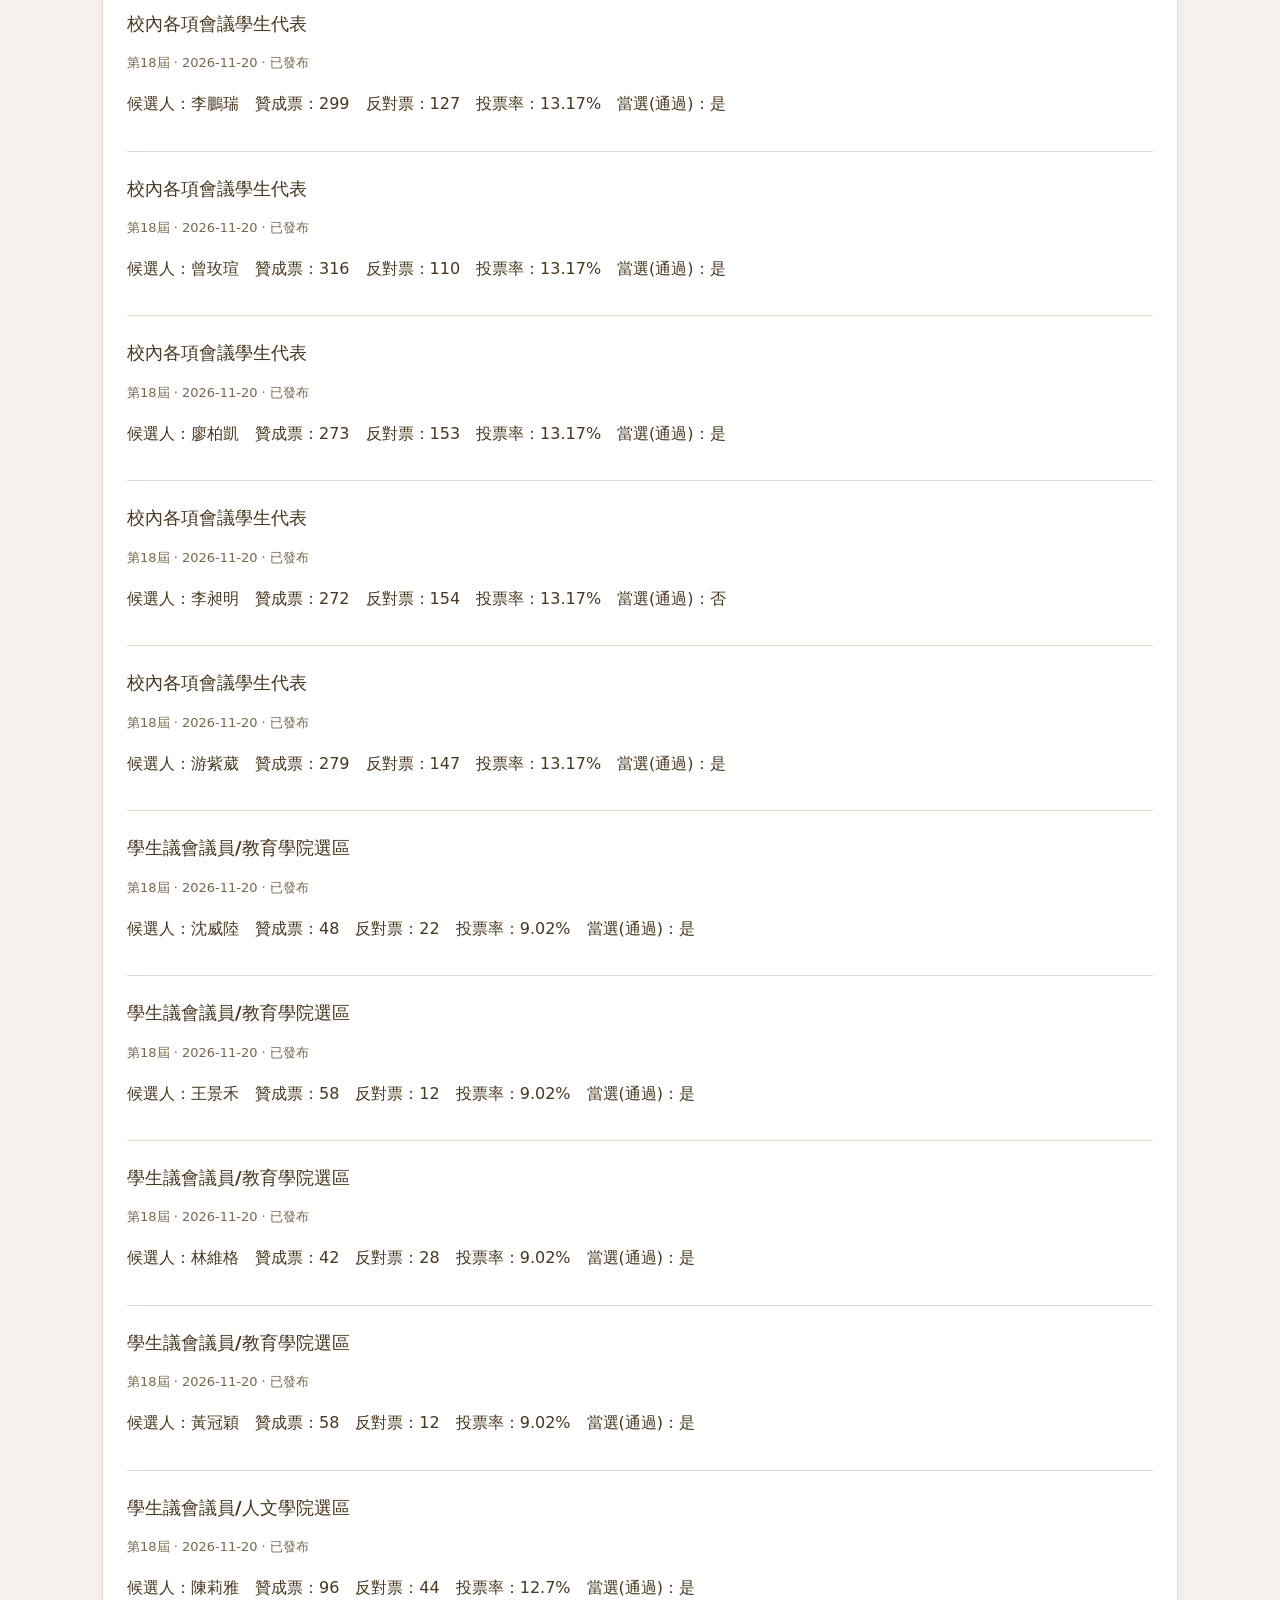
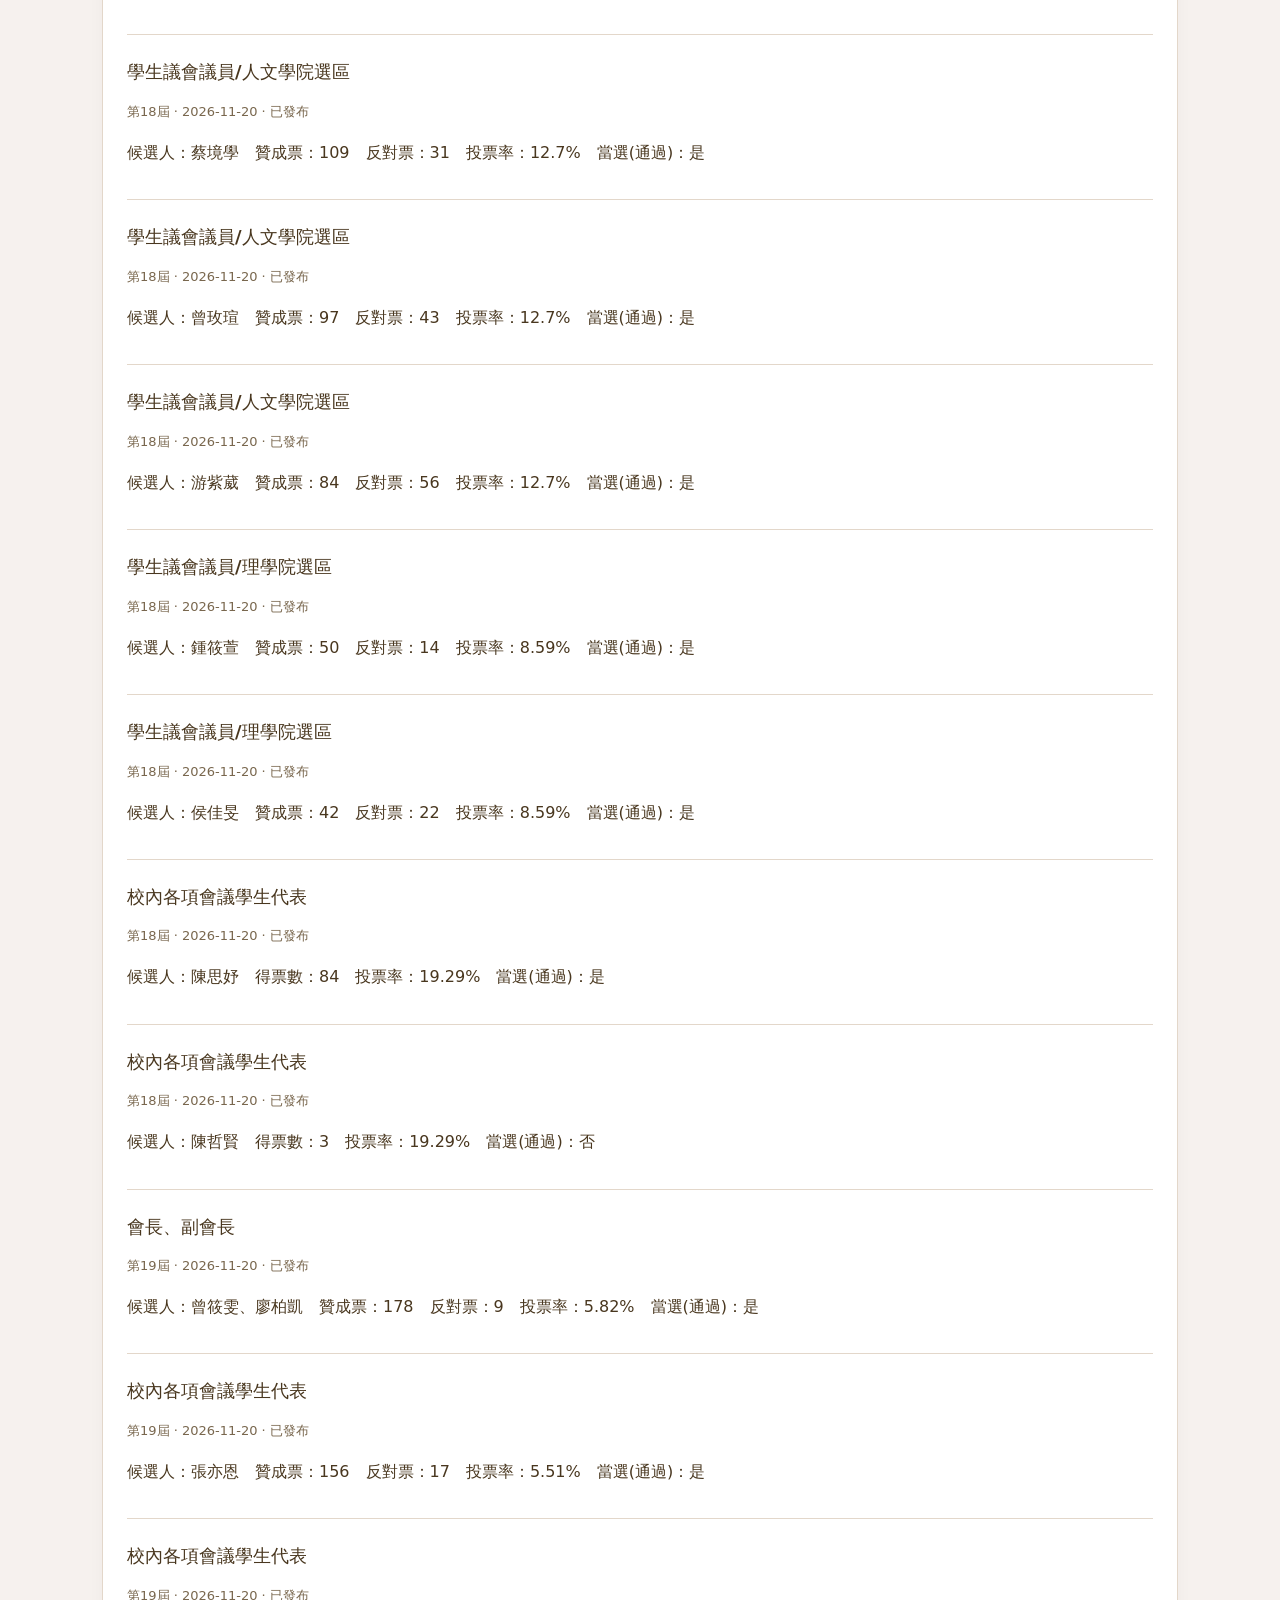
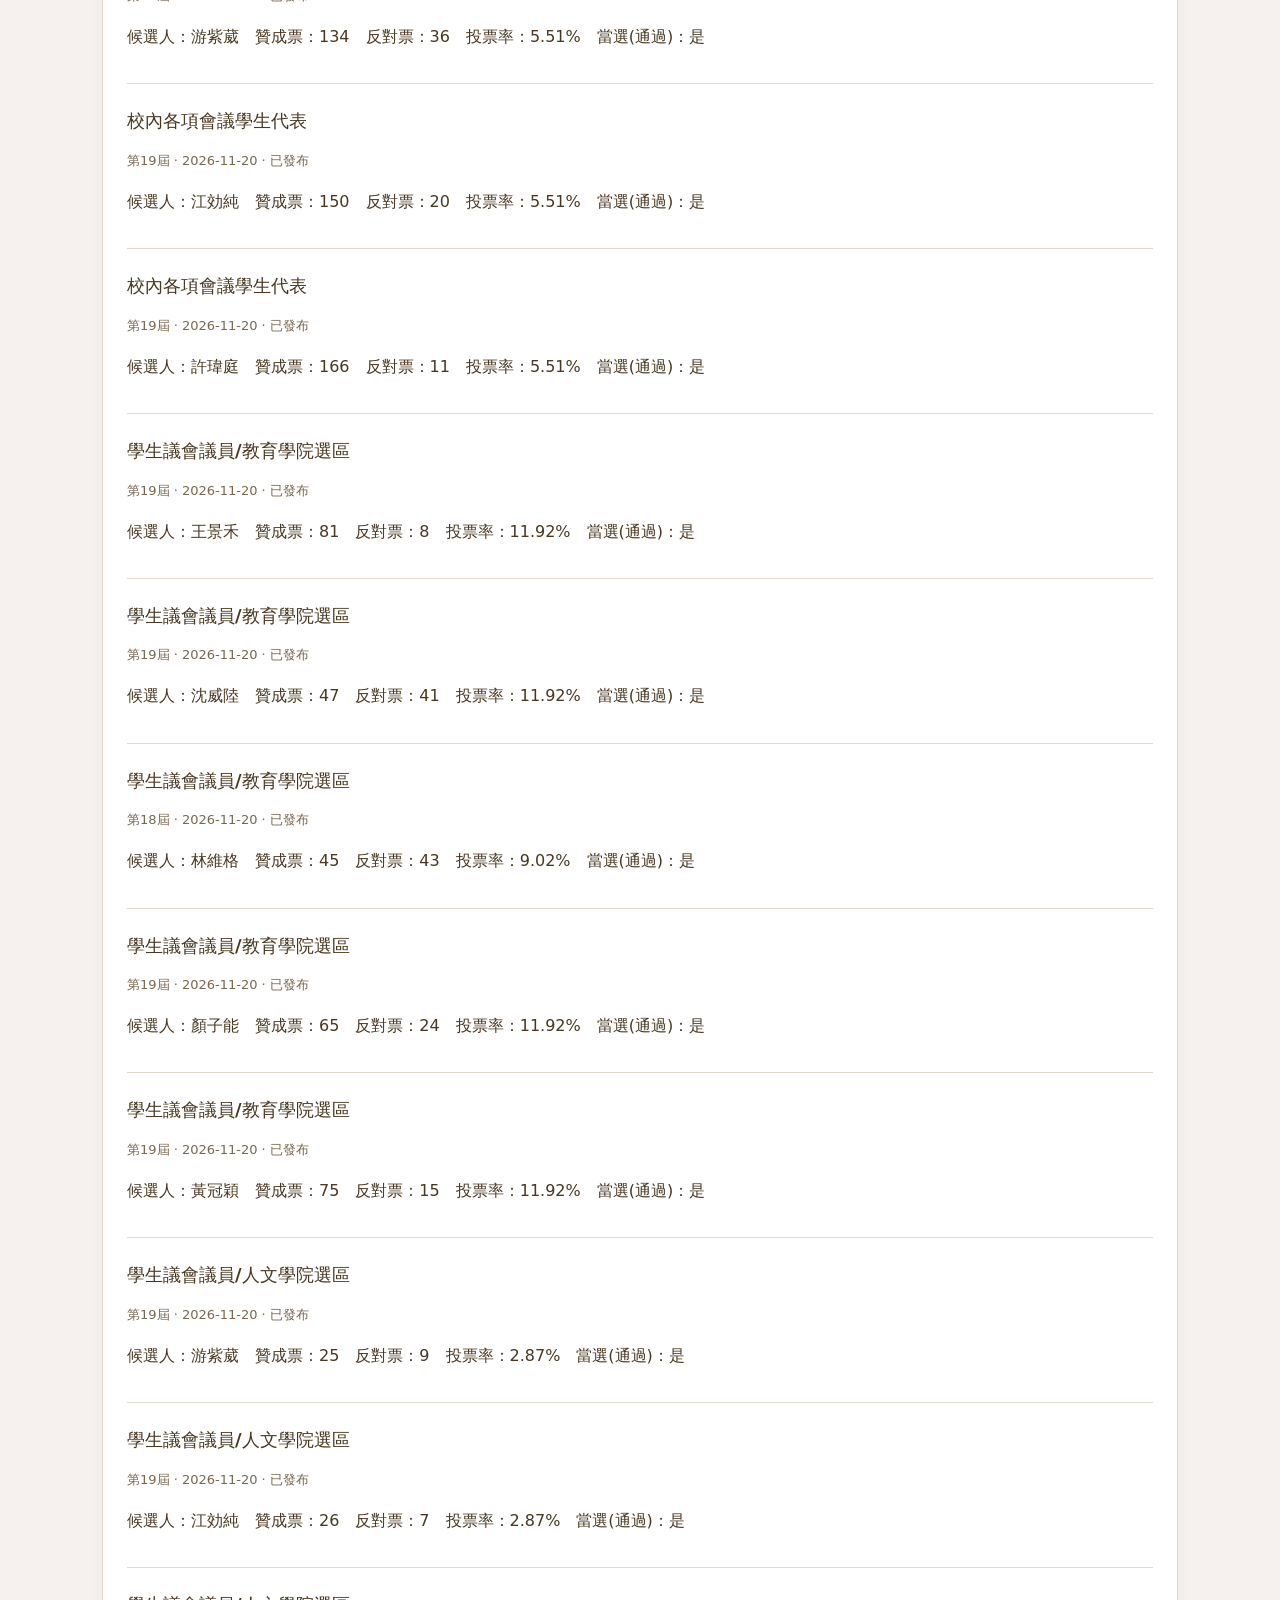
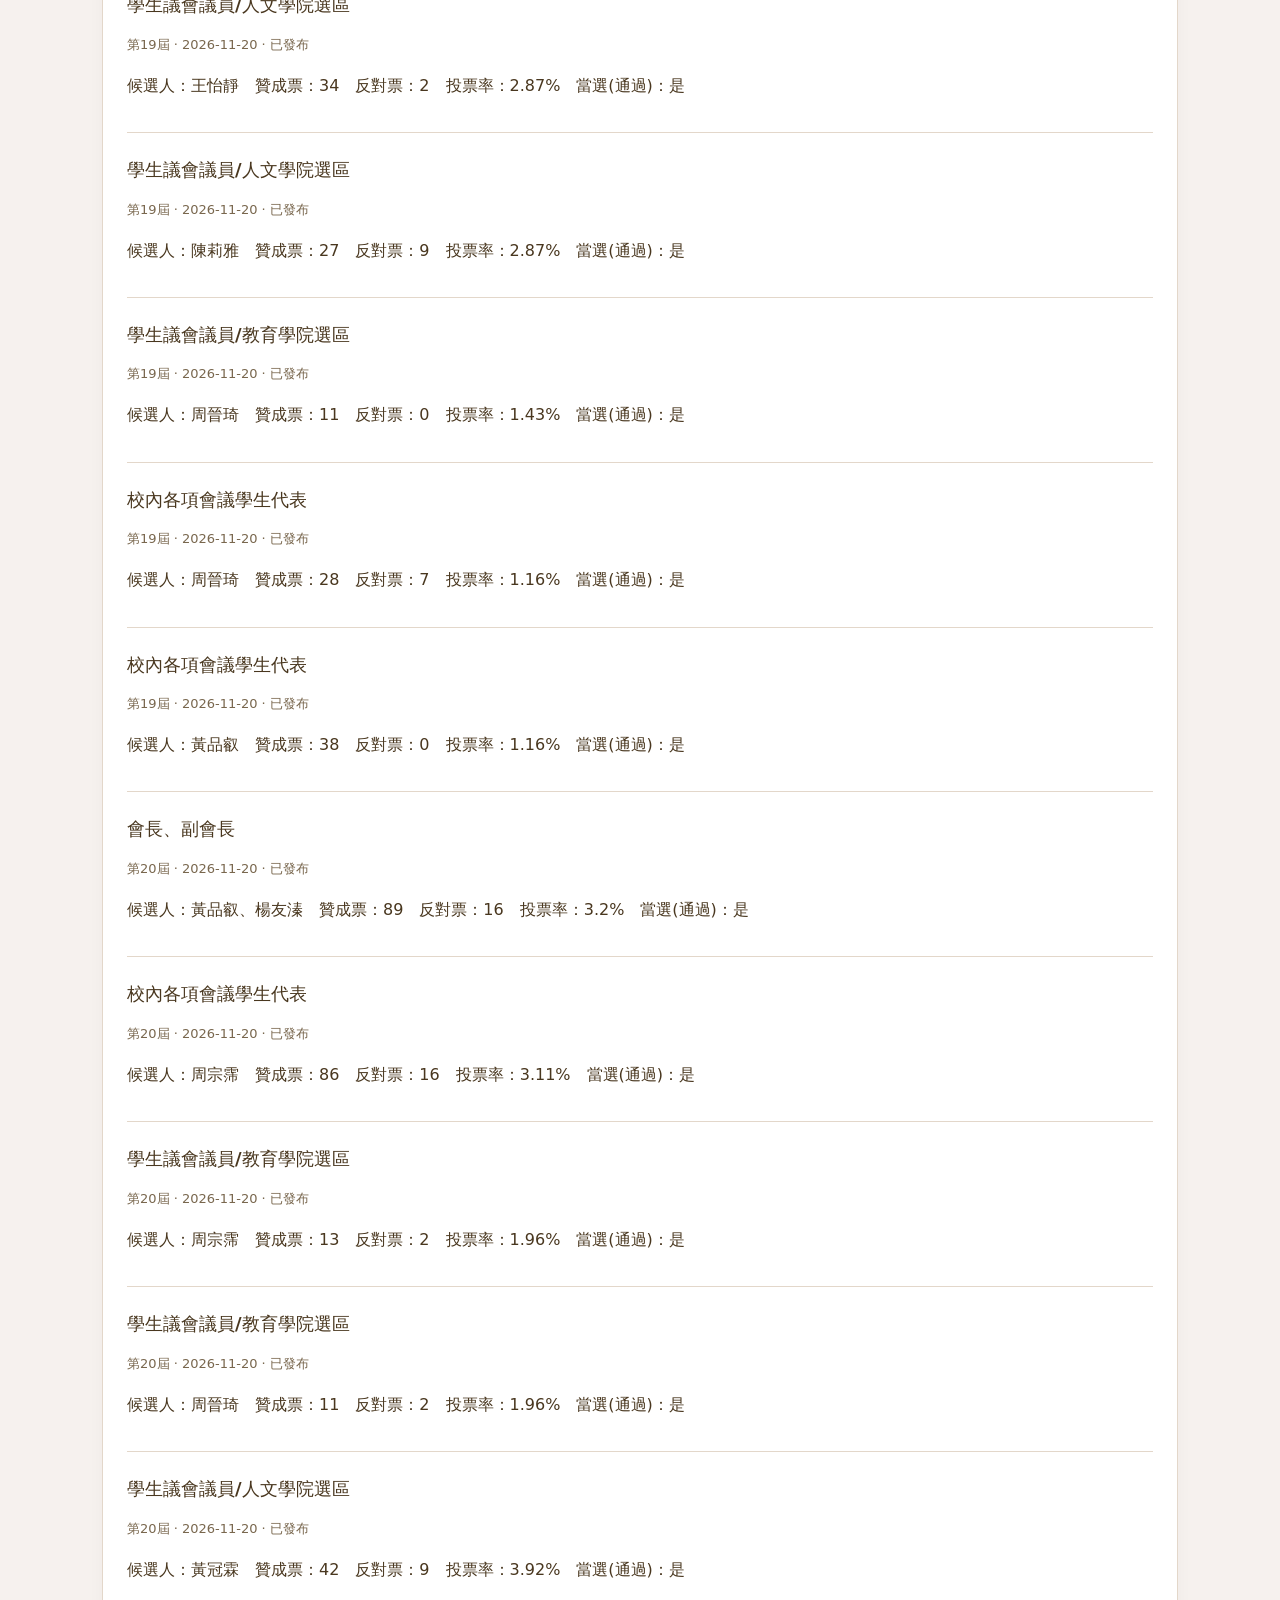
<file: results.html>
<!doctype html>
<html lang="zh-Hant">
<head>
  <meta charset="utf-8">
  <meta name="viewport" content="width=device-width, initial-scale=1">
  <meta name="description" content="國立臺中教育大學學生會選舉委員會選舉結果與投票統計查詢。">
  <title>選舉結果｜國立臺中教育大學學生會選舉委員會</title>
  <link rel="icon" type="image/png" href="assets/committee-emblem.png">
  <link rel="stylesheet" href="assets/style.css">
  <script src="assets/config.js" defer></script>
  <script src="assets/app.js" defer></script>
<link rel="canonical" href="https://ntcu-election.github.io/NTCU-Election/results.html">
</head>
<body data-page="results">
  <a class="skip-link" href="#content">跳至主要內容</a>
  <header class="site-header">
    <div class="wrap header-inner">
      <a class="brand" href="index.html"><img class="brand-emblem" src="assets/committee-emblem.png" alt="選舉委員會會徽" width="52" height="52"><span>國立臺中教育大學學生會<small>選舉委員會｜官方資訊網站</small></span></a>
      <button class="nav-toggle" id="nav-toggle" aria-expanded="false" aria-controls="site-nav" type="button">☰ 選單</button>
      <nav id="site-nav" class="site-nav" aria-label="主要導覽"><a href="index.html">首頁</a><a href="announcements.html">公告中心</a><a href="elections.html" aria-current="page">選舉專區</a><a href="regulations.html">法規</a><a href="documents.html">文件下載</a></nav>
    </div>
  </header>
  <main class="wrap main-content" id="content">
    <div class="page-heading"><p class="eyebrow">NTCU STUDENT ASSOCIATION · ELECTION COMMISSION</p><h1>選舉結果</h1><p id="page-intro" class="intro"></p></div>
    <div id="status" class="notice" role="status" aria-live="polite">正在載入公開資料…</div>
    <section id="app" aria-label="選舉結果"></section>
  </main>
  <footer class="site-footer"><div class="wrap footer-inner"><div><strong>國立臺中教育大學學生會選舉委員會</strong><p>選舉資訊以正式公告為準。</p></div><div class="footer-contact"><strong>聯絡選舉委員會</strong><p><a href="mailto:ntcuec17@gmail.com">ntcuec17@gmail.com</a></p><p><a href="https://www.instagram.com/ntcu_ec" target="_blank" rel="noopener noreferrer">Instagram</a> · <a href="https://www.facebook.com/profile.php?id=61593260152452" target="_blank" rel="noopener noreferrer">Facebook</a> · <a href="https://www.threads.com/@ntcu_ec" target="_blank" rel="noopener noreferrer">Threads</a></p><span id="last-updated"></span></div></div></footer>
</body>
</html>
</file>
<file: assets/style.css>
/* NTCU Student Association Election Commission — v0.4 */
:root{font-family:system-ui,-apple-system,"Noto Sans TC",sans-serif;color:#49371f;background:#f6f1ee;font-synthesis:none}
*{box-sizing:border-box}body{margin:0;line-height:1.7}a{color:#603f0c}a:hover{text-decoration:underline}button,input,select{font:inherit}button{cursor:pointer}.wrap{max-width:1120px;margin:auto;padding:0 22px}.skip-link{position:absolute;top:-100px;left:10px;background:white;padding:10px;z-index:10}.skip-link:focus{top:10px}.site-header{background:#603f0c;color:#fff;box-shadow:0 2px 10px #0001}.header-inner{display:flex;align-items:center;gap:22px;min-height:90px;justify-content:space-between}.brand{display:flex;align-items:center;gap:12px;color:#fff;text-decoration:none;font-weight:750;line-height:1.4;min-width:230px}.brand small{display:block;font-weight:400;font-size:12px;color:#ede2d5}.brand-mark{display:grid;place-items:center;width:42px;height:42px;background:#ffffff1f;border:1px solid #ffffff66;border-radius:12px}.site-nav{display:flex;gap:2px;flex-wrap:wrap;justify-content:flex-end}.site-nav a{color:#fff5e7;text-decoration:none;padding:8px 9px;border-radius:7px;font-size:13px}.site-nav a:hover,.site-nav a[aria-current=page]{background:#ffffff22}.nav-toggle{display:none;background:transparent;border:1px solid #ffffff77;color:#fff;border-radius:8px;padding:6px 10px}.main-content{min-height:65vh;padding-top:42px;padding-bottom:70px}.page-heading{margin-bottom:24px}.page-heading h1{font-size:clamp(26px,4vw,38px);margin:4px 0 8px}.eyebrow{font-size:11px;letter-spacing:.1em;color:#79674e;margin:0}.intro{color:#766956;margin:0}.notice{border:1px solid #e3d7ca;border-radius:10px;padding:12px 15px;background:#fff5e7;margin-bottom:20px;color:#603f0c}.notice[hidden]{display:none}.notice.error{background:#fff2f1;border-color:#eabdb8;color:#843b32}.panel{background:#fff;border:1px solid #e3d7ca;border-radius:14px;padding:24px;margin-bottom:20px;box-shadow:0 3px 18px #49371f08}.panel h2{font-size:21px;margin:0 0 16px}.hero{background:linear-gradient(115deg,#603f0c,#8a612d);color:white;padding:34px;border-radius:16px;margin-bottom:24px}.hero h2{font-size:26px;margin:0 0 7px}.hero p{color:#fff5e7}.hero a{display:inline-block;background:white;color:#603f0c;padding:9px 17px;border-radius:8px;text-decoration:none;font-weight:700}.grid{display:grid;grid-template-columns:repeat(3,minmax(0,1fr));gap:16px}.quick-link{display:block;color:inherit;text-decoration:none;padding:20px;border-radius:12px;border:1px solid #e3d7ca;background:#fff}.quick-link:hover{border-color:#cdbda9;text-decoration:none}.quick-link strong{display:block;font-size:17px}.quick-link span{font-size:13px;color:#766956}.toolbar{display:flex;gap:12px;flex-wrap:wrap;margin-bottom:18px}.toolbar input,.toolbar select{background:white;border:1px solid #cdbda9;border-radius:8px;padding:10px 12px;min-width:180px;flex:1}.entry{border-bottom:1px solid #e3d7ca;padding:17px 0}.entry:first-child{padding-top:0}.entry:last-child{border-bottom:0;padding-bottom:0}.entry h2,.entry h3{font-size:18px;margin:5px 0}.entry h2 a,.entry h3 a{text-decoration:none}.entry h2 a:hover,.entry h3 a:hover{text-decoration:underline}.meta{font-size:13px;color:#79674e}.pill{display:inline-block;background:#ede2d5;color:#603f0c;padding:2px 9px;border-radius:99px;font-size:12px;margin-right:8px}.empty{padding:25px 0;color:#79674e}.article-body{white-space:pre-wrap;overflow-wrap:anywhere;line-height:1.95}.attachment-list{list-style:none;padding:0}.attachment-list li{padding:8px 0;border-bottom:1px solid #e3d7ca}.attachment-list a{overflow-wrap:anywhere}.table-scroll{overflow-x:auto}table{border-collapse:collapse;width:100%;min-width:570px}th,td{text-align:left;padding:12px;border-bottom:1px solid #e3d7ca;vertical-align:top}th{background:#ede2d5}.site-footer{background:#49371f;color:#d5e4ec;padding:28px 0}.site-footer a{color:#e3f2f9}.site-footer p{font-size:13px;margin:4px 0}.footer-inner{display:flex;justify-content:space-between;gap:20px}.footer-inner span{display:block;font-size:12px;margin-top:10px}.subtle{color:#79674e}.back-link{display:inline-block;margin-bottom:15px}.stat{font-weight:700;font-size:25px;color:#603f0c}.link-list{list-style:none;padding:0}.link-list li{margin:8px 0}@media(max-width:950px){.header-inner{flex-wrap:wrap;padding-top:15px;padding-bottom:15px}.nav-toggle{display:block}.site-nav{display:none;width:100%;justify-content:flex-start}.site-nav.open{display:flex}.grid{grid-template-columns:repeat(2,minmax(0,1fr))}}@media(max-width:620px){.wrap{padding:0 16px}.main-content{padding-top:25px}.panel{padding:18px}.grid{grid-template-columns:1fr}.footer-inner{flex-direction:column}.toolbar{flex-direction:column}.toolbar input,.toolbar select{width:100%}.hero{padding:24px}}

/* v0.4.1 election hub */
.election-picker label{display:block;font-weight:700;margin-bottom:8px}.election-picker select{width:100%;padding:11px 13px;background:#fff;border:1px solid #cdbda9;border-radius:8px;max-width:680px}.election-summary{margin-top:16px}.election-summary h2{margin:0 0 4px;font-size:21px}.election-summary p{margin:0}.election-tabs{display:flex;flex-wrap:wrap;gap:6px;margin-bottom:0}.election-tab{border:1px solid #cdbda9;background:#ede2d5;color:#603f0c;padding:11px 18px;border-radius:10px 10px 0 0;font-weight:700}.election-tab[aria-selected="true"]{background:#fff;border-bottom-color:#fff;color:#603f0c}.election-tab:focus-visible,.election-picker select:focus-visible{outline:3px solid #8a612d;outline-offset:2px}.election-content{border-top-left-radius:0}.election-content .toolbar{margin-bottom:12px}.election-content .empty{margin:0}.election-content .panel.empty{box-shadow:none;border:0;padding:15px 0;margin:0}@media(max-width:620px){.election-tabs{display:grid;grid-template-columns:repeat(3,minmax(0,1fr));gap:3px}.election-tab{padding:10px 5px;font-size:13px}}

/* v0.4.2: candidate photo cards and accessible election results charts */
.candidate-grid{display:grid;grid-template-columns:repeat(auto-fit,minmax(min(100%,230px),1fr));gap:18px}
.candidate-card{border:1px solid #e3d7ca;border-radius:12px;overflow:hidden;background:#fff;min-width:0}
.candidate-photo{aspect-ratio:4/3;background:#f6f1ee;display:grid;place-items:center;overflow:hidden}
.candidate-photo-item{width:100%;height:100%;min-width:0;display:grid;place-items:center;overflow:hidden}
.candidate-photo-double{grid-template-columns:repeat(2,minmax(0,1fr))}
.candidate-photo img{width:100%;height:100%;object-fit:cover;display:block}
.photo-placeholder{font-size:64px;color:#766956;line-height:1}
.candidate-details{padding:16px}.candidate-details h3{margin:0 0 5px;font-size:19px;overflow-wrap:anywhere}
.candidate-position{font-weight:650;color:#315d77;margin:0 0 9px}.candidate-details p{margin:6px 0}
.legacy-candidate{display:flex;align-items:center;gap:18px}.legacy-candidate .candidate-photo{width:140px;flex:0 0 140px;border-radius:10px}
.vote-group{padding:20px 0;border-bottom:1px solid #e1e9ef}.vote-group:first-child{padding-top:0}.vote-group:last-child{border-bottom:0;padding-bottom:0}
.vote-group h3{font-size:21px;margin:0 0 14px}.vote-chart{width:min(100%,310px);margin:0 auto 18px}.vote-chart svg{display:block;width:100%;height:auto}
.vote-table{min-width:0}.vote-table .number{text-align:right;font-variant-numeric:tabular-nums}.vote-key{display:inline-block;width:13px;height:13px;border-radius:3px;margin-right:9px;vertical-align:-1px;border:1px solid #0002}
.vote-stats{display:flex;flex-wrap:wrap;gap:12px;margin:16px 0}.vote-stats>div{border:1px solid #e3d7ca;border-radius:9px;padding:9px 15px;min-width:110px}.vote-stats dt{font-size:12px;color:#607a8a}.vote-stats dd{margin:0;font-weight:700}
.vote-no-chart{text-align:center;margin:15px 0}
@media(max-width:620px){.candidate-grid{grid-template-columns:repeat(2,minmax(0,1fr));gap:10px}.candidate-details{padding:11px}.candidate-details h3{font-size:16px}.candidate-photo .photo-placeholder{font-size:44px}.legacy-candidate .candidate-photo{width:90px;flex-basis:90px}.vote-table th,.vote-table td{padding:10px 7px;font-size:13px}}
@media(max-width:370px){.candidate-grid{grid-template-columns:1fr}}
.candidate-photo img[hidden],.candidate-photo .photo-placeholder[hidden]{display:none}

/* Official committee emblem in shared site header */
.brand-emblem{width:52px;height:52px;object-fit:contain;flex:none;border-radius:50%;background:#f6f1ee}
@media(max-width:620px){.brand-emblem{width:44px;height:44px}.brand{min-width:0}}

.footer-contact{max-width:440px}.footer-contact a{overflow-wrap:anywhere}.footer-contact a:focus-visible{outline:2px solid #fff;outline-offset:3px}

/* ECS v1.0.2: 選舉屆次下方的選舉項目選擇器 */
.election-activity-picker{margin-top:16px;padding-top:16px;border-top:1px solid #e3d7ca}
.election-activity-picker .meta{margin:8px 0 0}
.election-activity-picker select:disabled{opacity:.65}

/* ECS v1.0.2: compact square candidate portraits (96px each). */
.candidate-card .candidate-photo{
  width:96px;
  height:96px;
  aspect-ratio:1/1;
  margin:12px auto 0;
  background:transparent;
}
.candidate-card .candidate-photo.candidate-photo-double{
  width:200px;
  height:96px;
  grid-template-columns:repeat(2,96px);
  gap:8px;
}
.candidate-card .candidate-photo img{object-fit:contain}
.legacy-candidate .candidate-photo{width:96px;flex:0 0 96px;height:96px;aspect-ratio:1/1}
.legacy-candidate .candidate-photo.candidate-photo-double{width:200px;flex:0 0 200px}
@media(max-width:620px){
  .candidate-card .candidate-photo{width:76px;height:76px}
  .candidate-card .candidate-photo.candidate-photo-double{width:160px;height:76px;grid-template-columns:repeat(2,76px);gap:8px}
  .legacy-candidate .candidate-photo{width:76px;flex-basis:76px;height:76px}
  .legacy-candidate .candidate-photo.candidate-photo-double{width:160px;flex-basis:160px}
}

/* Third-level election position filter */
.election-position-picker{margin-top:16px;padding-top:16px;border-top:1px solid #e3d7ca}
.election-position-picker select:disabled{opacity:.65}
</file>
